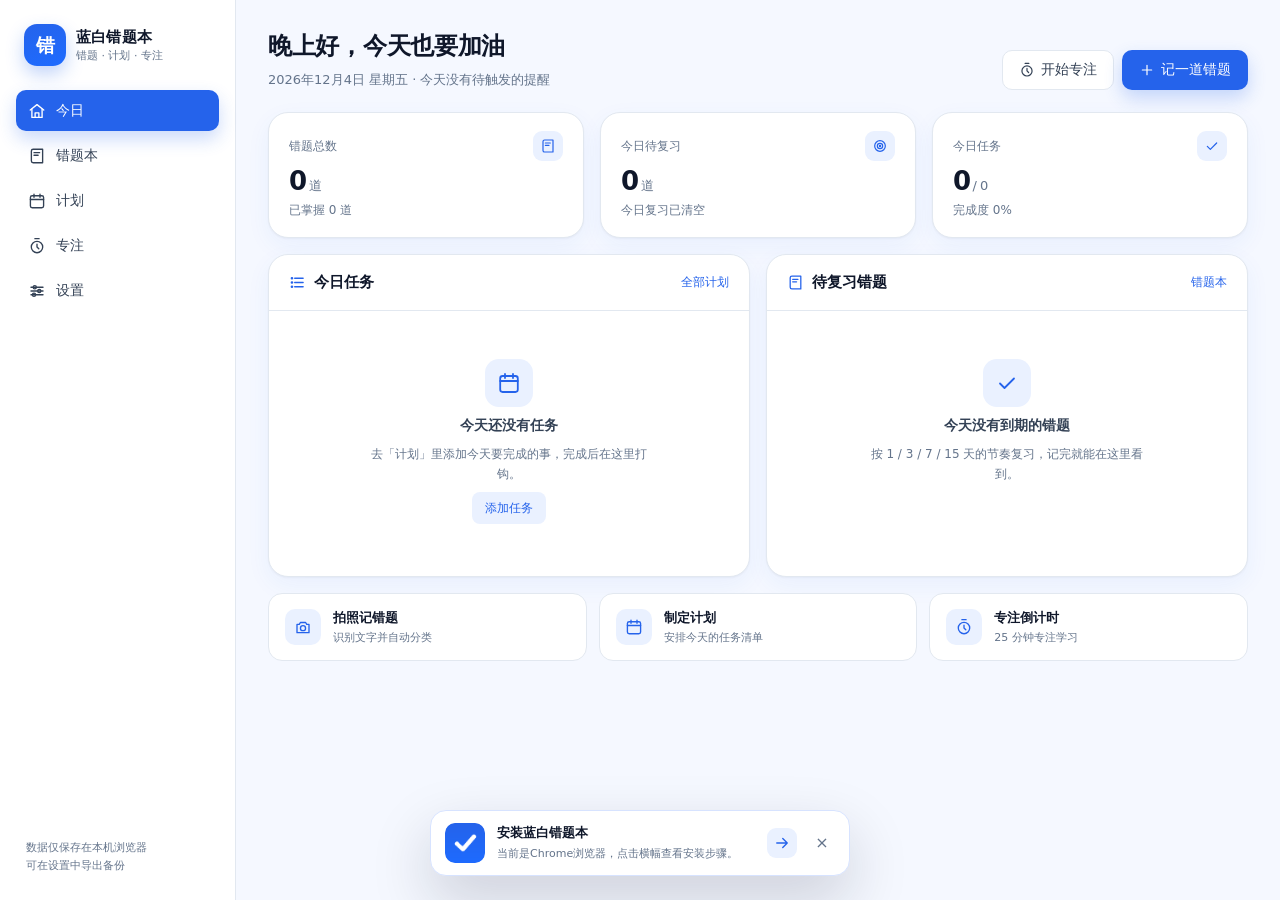
<file: index.html>
<!DOCTYPE html>
<html lang="zh-CN">
<head>
  <meta charset="UTF-8">
  <meta name="viewport" content="width=device-width, initial-scale=1, viewport-fit=cover">
  <meta name="theme-color" content="#2563EB">
  <meta name="description" content="蓝白错题本：错题收集、学习计划、专注倒计时与提醒。数据保存在本机浏览器。">
  <meta name="theme-color" content="#2563EB">
  <meta name="mobile-web-app-capable" content="yes">
  <meta name="apple-mobile-web-app-capable" content="yes">
  <meta name="apple-mobile-web-app-status-bar-style" content="default">
  <meta name="apple-mobile-web-app-title" content="错题本">
  <meta name="application-name" content="错题本">
  <link rel="manifest" href="./manifest.json">
  <link rel="apple-touch-icon" href="./icons/apple-touch-icon.png">
  <link rel="icon" type="image/png" sizes="192x192" href="./icons/icon-192.png">
  <title>蓝白错题本</title>
  <link rel="stylesheet" href="./css/base.css">
  <link rel="stylesheet" href="./css/layout.css">
  <link rel="stylesheet" href="./css/components.css">
</head>
<body>
  <div class="app">
    <aside class="sidebar">
      <div class="brand">
        <span class="brand-mark">错</span>
        <span class="brand-text">
          <strong>蓝白错题本</strong>
          <small>错题 · 计划 · 专注</small>
        </span>
      </div>
      <nav class="nav" id="sidebar-nav" aria-label="主导航"></nav>
      <div class="sidebar-foot">数据仅保存在本机浏览器<br>可在设置中导出备份</div>
    </aside>

    <main class="main">
      <div id="view" class="view" aria-live="polite"></div>
    </main>

    <nav class="tabbar" id="tabbar" aria-label="主导航"></nav>
  </div>

  <div id="modal-root"></div>
  <div id="toast-root" aria-live="assertive"></div>

  <script type="module" src="./js/app.js"></script>
</body>
</html>
</file>
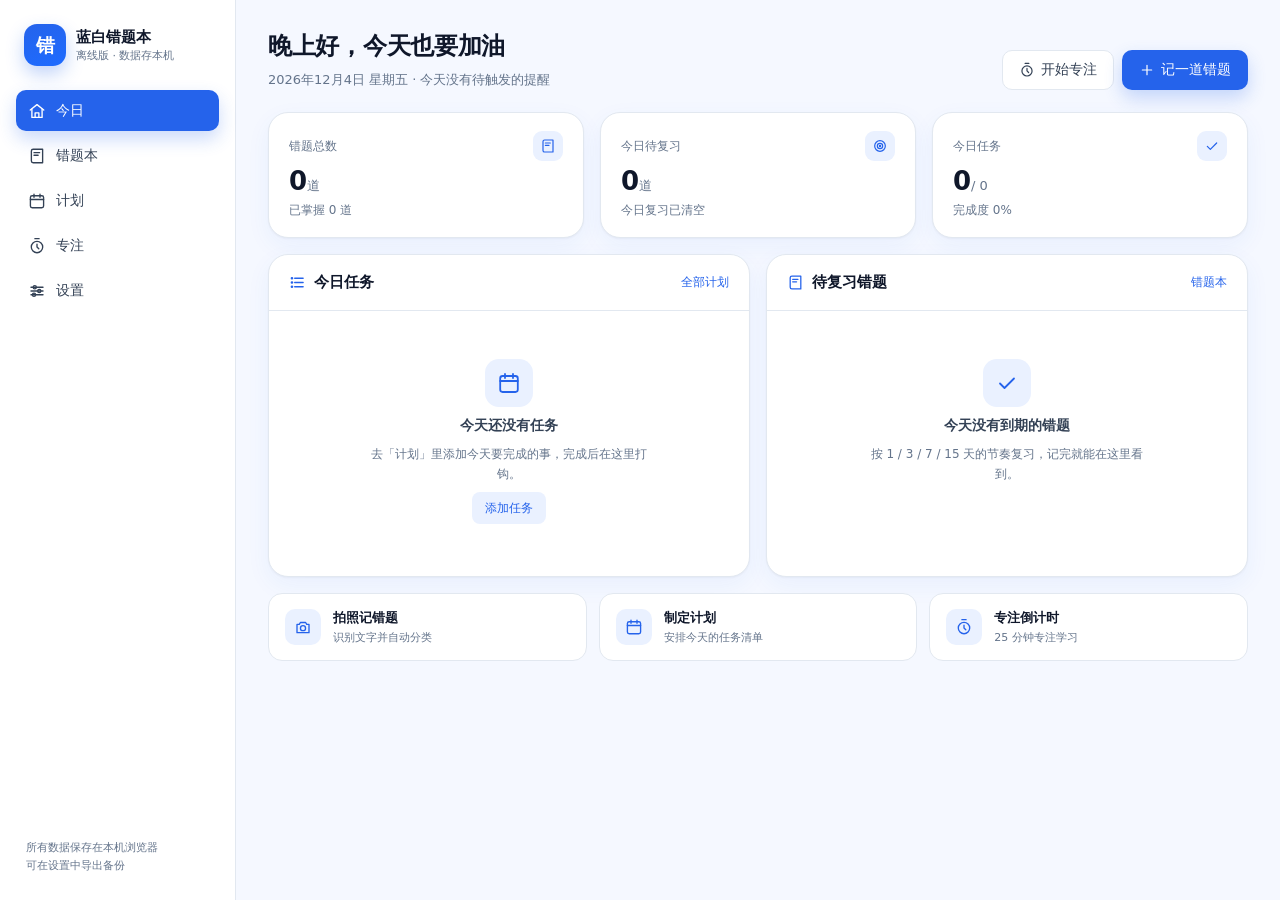
<file: error-book-offline.html>
<!DOCTYPE html>
<html lang="zh-CN">
<head>
<meta charset="UTF-8">
<meta name="viewport" content="width=device-width, initial-scale=1, viewport-fit=cover">
<meta name="theme-color" content="#2563EB">
<title>蓝白错题本 · 离线版</title>
<style>
:root{--blue:#2563EB;--blue-strong:#1E6BFF;--blue-soft:#EAF1FF;--blue-line:#D7E3FF;--bg:#F5F8FF;--card:#fff;--text:#0F172A;--text-2:#334155;--muted:#64748B;--line:#E2E8F0;--ok:#16A34A;--ok-soft:#E8F7EE;--warn:#EA580C;--warn-soft:#FFF1E8;--danger:#DC2626;--danger-soft:#FEECEC;--radius:14px;--radius-lg:20px;--shadow:0 1px 2px rgba(15,23,42,.04),0 8px 24px rgba(37,99,235,.06);--shadow-lg:0 24px 60px rgba(15,23,42,.18);--font:system-ui,-apple-system,"PingFang SC","Hiragino Sans GB","Microsoft YaHei",sans-serif}
*{box-sizing:border-box}
html,body{margin:0;padding:0}
body{font-family:var(--font);background:var(--bg);color:var(--text);line-height:1.5;-webkit-font-smoothing:antialiased}
h1,h2,h3,h4,p{margin:0}
button,input,select,textarea{font-family:inherit;font-size:inherit;color:inherit}
a{color:inherit;text-decoration:none}
button{cursor:pointer;border:none;background:none}
img{display:block;max-width:100%}
:focus-visible{outline:2px solid var(--blue);outline-offset:2px}
.hidden{display:none!important}
.app{display:flex;min-height:100dvh}
.sidebar{width:236px;flex:0 0 236px;height:100dvh;position:sticky;top:0;display:flex;flex-direction:column;gap:18px;padding:24px 16px;background:#fff;border-right:1px solid var(--line)}
.brand{display:flex;align-items:center;gap:10px;padding:0 8px}
.brand-mark{width:42px;height:42px;border-radius:13px;background:linear-gradient(160deg,var(--blue),var(--blue-strong));color:#fff;display:grid;place-items:center;font-weight:700;font-size:19px;box-shadow:0 8px 18px rgba(37,99,235,.28)}
.brand-text{display:flex;flex-direction:column;line-height:1.2}
.brand-text strong{font-size:15px}
.brand-text small{color:var(--muted);font-size:11px;margin-top:3px}
.nav{display:flex;flex-direction:column;gap:4px;margin-top:6px}
.nav-item{display:flex;align-items:center;gap:10px;padding:10px 12px;border-radius:10px;color:var(--text-2);font-size:14px;font-weight:500;transition:.15s}
.nav-item svg{width:18px;height:18px;flex:0 0 auto}
.nav-item:hover{background:var(--blue-soft);color:var(--blue)}
.nav-item.active{background:var(--blue);color:#fff;box-shadow:0 8px 18px rgba(37,99,235,.24)}
.sidebar-foot{margin-top:auto;font-size:11px;color:var(--muted);padding:0 10px;line-height:1.7}
.main{flex:1;min-width:0;padding:28px 32px 56px}
.view{max-width:1080px;margin:0 auto;animation:vin .24s ease both}
@keyframes vin{from{opacity:0;transform:translateY(6px)}to{opacity:1;transform:none}}
.tabbar{display:none}
.page-head{display:flex;align-items:flex-end;justify-content:space-between;gap:16px;margin-bottom:22px;flex-wrap:wrap}
.page-title{font-size:24px;font-weight:700;letter-spacing:-.3px}
.page-sub{color:var(--muted);font-size:13px;margin-top:6px}
.page-actions{display:flex;gap:8px;flex-wrap:wrap}
.card{background:var(--card);border:1px solid var(--line);border-radius:var(--radius-lg);box-shadow:var(--shadow)}
.card-pad{padding:20px}
.card-head{display:flex;align-items:center;justify-content:space-between;gap:12px;padding:16px 20px;border-bottom:1px solid var(--line)}
.card-title{font-size:15px;font-weight:650;display:flex;align-items:center;gap:8px}
.card-title svg{width:17px;height:17px;color:var(--blue)}
.card-body{padding:8px 12px 12px}
.card-link{font-size:12px;color:var(--blue);font-weight:500}
.btn{display:inline-flex;align-items:center;justify-content:center;gap:6px;height:40px;padding:0 16px;border-radius:10px;font-size:14px;font-weight:550;transition:.15s;white-space:nowrap;border:1px solid transparent}
.btn:active{transform:translateY(1px)}
.btn svg{width:16px;height:16px}
.btn-primary{background:var(--blue);color:#fff;box-shadow:0 8px 18px rgba(37,99,235,.24)}
.btn-primary:hover{background:var(--blue-strong)}
.btn-soft{background:var(--blue-soft);color:var(--blue)}
.btn-soft:hover{background:var(--blue-line)}
.btn-ghost{background:#fff;border-color:var(--line);color:var(--text-2)}
.btn-ghost:hover{border-color:var(--blue-line);color:var(--blue)}
.btn-danger{background:var(--danger-soft);color:var(--danger)}
.btn-sm{height:32px;padding:0 12px;font-size:12px;border-radius:8px}
.btn:disabled{opacity:.55;cursor:not-allowed}
.btn-icon{width:32px;height:32px;display:inline-grid;place-items:center;border-radius:8px;color:var(--muted);transition:.15s}
.btn-icon:hover{background:var(--danger-soft);color:var(--danger)}
.btn-icon.act:hover{background:var(--blue-soft);color:var(--blue)}
.btn-icon svg{width:16px;height:16px}
.grid{display:grid;gap:16px}
.grid-2{grid-template-columns:repeat(2,minmax(0,1fr))}
.grid-3{grid-template-columns:repeat(3,minmax(0,1fr))}
.stack{display:flex;flex-direction:column;gap:14px}
.row{display:flex;align-items:center;gap:10px}
.row-between{display:flex;align-items:center;justify-content:space-between;gap:12px}
.wrap{flex-wrap:wrap}
.stat{padding:18px 20px;display:flex;flex-direction:column;gap:6px}
.stat-top{display:flex;align-items:center;justify-content:space-between;color:var(--muted);font-size:12px}
.stat-icon{width:30px;height:30px;border-radius:9px;background:var(--blue-soft);color:var(--blue);display:grid;place-items:center}
.stat-icon svg{width:16px;height:16px}
.stat-num{font-size:26px;font-weight:700;line-height:1.1}
.stat-num small{font-size:13px;font-weight:500;color:var(--muted)}
.stat-note{font-size:12px;color:var(--muted)}
.badge{display:inline-flex;align-items:center;gap:4px;height:22px;padding:0 8px;border-radius:999px;font-size:11px;font-weight:600;background:#F1F5F9;color:var(--muted);white-space:nowrap}
.badge-blue{background:var(--blue-soft);color:var(--blue)}
.badge-ok{background:var(--ok-soft);color:var(--ok)}
.badge-warn{background:var(--warn-soft);color:var(--warn)}
.badge-gray{background:#F1F5F9;color:var(--muted)}
.chip{display:inline-flex;align-items:center;height:28px;padding:0 12px;border-radius:999px;background:#fff;border:1px solid var(--line);color:var(--text-2);font-size:12px;font-weight:500;transition:.15s}
.chip:hover{border-color:var(--blue-line);color:var(--blue)}
.chip.active{background:var(--blue);border-color:var(--blue);color:#fff}
.chip-x{margin-left:6px;color:inherit;opacity:.55;font-size:13px;line-height:1;padding:0 1px}
.chip-x:hover{opacity:1}
.field{display:flex;flex-direction:column;gap:6px}
.field-label{font-size:12px;font-weight:600;color:var(--text-2)}
.field-label .req{color:var(--danger)}
.field-hint{font-size:11px;color:var(--muted)}
.input,.select,.textarea{width:100%;border:1px solid var(--line);background:#fff;border-radius:10px;padding:0 12px;height:40px;font-size:14px;transition:.15s}
.textarea{height:auto;min-height:84px;padding:10px 12px;resize:vertical;line-height:1.6}
.input:focus,.select:focus,.textarea:focus{outline:none;border-color:var(--blue);box-shadow:0 0 0 3px rgba(37,99,235,.12)}
.input::placeholder,.textarea::placeholder{color:#94A3B8}
.select{appearance:none;background-image:url("data:image/svg+xml,%3Csvg xmlns='http://www.w3.org/2000/svg' width='16' height='16' viewBox='0 0 24 24' fill='none' stroke='%2364748B' stroke-width='2' stroke-linecap='round' stroke-linejoin='round'%3E%3Cpath d='m6 9 6 6 6-6'/%3E%3C/svg%3E");background-repeat:no-repeat;background-position:right 10px center;padding-right:32px}
.form-grid{display:grid;grid-template-columns:repeat(2,minmax(0,1fr));gap:14px}
.form-grid .span-2{grid-column:span 2}
.toolbar{display:flex;align-items:center;gap:10px;flex-wrap:wrap;margin-bottom:16px}
.search{position:relative;flex:1;min-width:180px}
.search svg{position:absolute;left:12px;top:50%;transform:translateY(-50%);width:16px;height:16px;color:var(--muted)}
.search .input{padding-left:34px}
.select-sm{height:36px;width:auto;min-width:108px;font-size:13px}
.list{display:flex;flex-direction:column}
.list-item{display:flex;align-items:flex-start;gap:12px;padding:12px 10px;border-radius:10px;transition:.15s}
.list-item+.list-item{border-top:1px dashed var(--line)}
.list-item:hover{background:#FAFCFF}
.li-main{flex:1;min-width:0}
.li-title{font-size:14px;font-weight:550;word-break:break-word}
.list-item.done .li-title{color:var(--muted);text-decoration:line-through}
.li-meta{display:flex;align-items:center;gap:8px;margin-top:5px;font-size:12px;color:var(--muted);flex-wrap:wrap}
.li-meta svg{width:13px;height:13px;vertical-align:-2px}
.check{width:22px;height:22px;flex:0 0 auto;margin-top:1px;border-radius:7px;border:1.5px solid #CBD5E1;background:#fff;display:grid;place-items:center;color:transparent;transition:.15s}
.check svg{width:13px;height:13px}
.check:hover{border-color:var(--blue)}
.check.done{background:var(--blue);border-color:var(--blue);color:#fff}
.mistake-grid{display:grid;grid-template-columns:repeat(auto-fill,minmax(280px,1fr));gap:14px}
.mistake-card{background:#fff;border:1px solid var(--line);border-radius:var(--radius);padding:16px;display:flex;flex-direction:column;gap:10px;cursor:pointer;transition:.15s;text-align:left}
.mistake-card:hover{border-color:var(--blue-line);box-shadow:0 10px 26px rgba(37,99,235,.1);transform:translateY(-1px)}
.mc-top{display:flex;align-items:center;gap:8px;flex-wrap:wrap}
.mc-question{font-size:14px;font-weight:550;line-height:1.55;display:-webkit-box;-webkit-line-clamp:3;-webkit-box-orient:vertical;overflow:hidden;word-break:break-word}
.mc-foot{display:flex;align-items:center;justify-content:space-between;gap:8px;margin-top:auto;padding-top:4px;font-size:11px;color:var(--muted)}
.thumb{position:relative;width:64px;height:64px;border-radius:10px;overflow:hidden;border:1px solid var(--line);background:#F8FAFC}
.thumb img{width:100%;height:100%;object-fit:cover}
.thumb-del{position:absolute;top:2px;right:2px;width:18px;height:18px;border-radius:6px;background:rgba(15,23,42,.65);color:#fff;display:grid;place-items:center;font-size:11px;line-height:1}
.upload{display:flex;align-items:center;justify-content:center;gap:10px;min-height:96px;border:1.5px dashed var(--blue-line);background:#F8FBFF;border-radius:12px;color:var(--muted);font-size:13px;padding:14px;cursor:pointer;transition:.15s;text-align:center}
.upload:hover,.upload.drag{border-color:var(--blue);background:var(--blue-soft);color:var(--blue)}
.thumbs{display:flex;gap:8px;flex-wrap:wrap;margin-top:10px}
.ocr-row{display:flex;align-items:center;gap:10px;margin-top:10px;flex-wrap:wrap}
.ocr-status{font-size:12px;color:var(--blue)}
.ocr-status.warn{color:var(--warn)}
.empty{display:flex;flex-direction:column;align-items:center;gap:8px;padding:40px 16px;text-align:center;color:var(--muted)}
.empty-icon{width:48px;height:48px;border-radius:14px;background:var(--blue-soft);color:var(--blue);display:grid;place-items:center}
.empty-icon svg{width:24px;height:24px}
.empty-title{font-size:14px;font-weight:600;color:var(--text-2)}
.empty-desc{font-size:12px;max-width:280px;line-height:1.7}
.segmented{display:inline-flex;padding:3px;background:#EEF3FB;border-radius:10px;gap:2px}
.seg{height:30px;padding:0 14px;border-radius:8px;font-size:13px;font-weight:500;color:var(--muted);transition:.15s}
.seg.active{background:#fff;color:var(--blue);box-shadow:0 1px 4px rgba(15,23,42,.08)}
.modal-backdrop{position:fixed;inset:0;z-index:60;background:rgba(15,23,42,.42);backdrop-filter:blur(3px);display:flex;align-items:center;justify-content:center;padding:18px;opacity:0;transition:opacity .18s}
.modal-backdrop.open{opacity:1}
.modal{width:100%;max-width:480px;max-height:min(86dvh,860px);background:#fff;border-radius:18px;box-shadow:var(--shadow-lg);display:flex;flex-direction:column;overflow:hidden;transform:translateY(12px) scale(.98);transition:transform .18s}
.modal-backdrop.open .modal{transform:none}
.modal.wide{max-width:680px}
.modal-head{display:flex;align-items:center;justify-content:space-between;gap:12px;padding:18px 20px 14px;border-bottom:1px solid var(--line)}
.modal-title{font-size:16px;font-weight:650}
.modal-body{padding:18px 20px;overflow-y:auto}
.modal-foot{display:flex;justify-content:flex-end;gap:10px;padding:14px 20px;border-top:1px solid var(--line);background:#FCFDFF}
#toast-root{position:fixed;left:50%;bottom:28px;transform:translateX(-50%);z-index:80;display:flex;flex-direction:column;align-items:center;gap:8px;pointer-events:none;width:max-content;max-width:calc(100vw - 32px)}
.toast{background:#0F172A;color:#fff;font-size:13px;padding:10px 16px;border-radius:10px;box-shadow:0 12px 28px rgba(15,23,42,.24);opacity:0;transform:translateY(8px);transition:.2s;max-width:100%}
.toast.show{opacity:1;transform:none}
.toast-success{background:#12813F}
.toast-warn{background:#B4470A}
.toast-error{background:#B91C1C}
.ring-wrap{position:relative;width:240px;height:240px;margin:0 auto}
.ring{width:100%;height:100%;border-radius:50%;background:conic-gradient(var(--blue) 0deg,var(--blue-soft) 0deg);display:grid;place-items:center;transition:background .2s linear}
.ring-inner{width:202px;height:202px;border-radius:50%;background:#fff;display:flex;flex-direction:column;align-items:center;justify-content:center;gap:6px;box-shadow:inset 0 0 0 1px var(--line)}
.timer-display{font-size:40px;font-weight:700;letter-spacing:-1px;font-variant-numeric:tabular-nums}
.timer-label{font-size:12px;color:var(--muted)}
.focus-presets{display:flex;gap:8px;justify-content:center;flex-wrap:wrap}
.settings-block{padding:18px 20px}
.settings-block+.settings-block{border-top:1px solid var(--line)}
.settings-title{font-size:14px;font-weight:650;margin-bottom:4px}
.settings-desc{font-size:12px;color:var(--muted);line-height:1.7}
.settings-row{display:flex;align-items:center;justify-content:space-between;gap:14px;padding:10px 0;flex-wrap:wrap}
.stat-line{display:flex;gap:18px;font-size:12px;color:var(--muted);flex-wrap:wrap}
.tag{display:inline-flex;align-items:center;height:20px;padding:0 7px;border-radius:6px;background:#F1F5F9;color:var(--muted);font-size:11px}
.detail-block{border:1px solid var(--line);border-radius:12px;padding:14px;background:#FCFDFF}
.detail-label{font-size:11px;font-weight:600;color:var(--blue);margin-bottom:6px}
.detail-text{font-size:13.5px;line-height:1.75;white-space:pre-wrap;word-break:break-word;color:var(--text-2)}
.detail-imgs{display:flex;gap:8px;flex-wrap:wrap}
.detail-imgs img{width:100%;max-width:220px;border-radius:10px;border:1px solid var(--line)}
.quick{display:grid;grid-template-columns:repeat(3,minmax(0,1fr));gap:12px}
.quick-item{display:flex;align-items:center;gap:12px;padding:14px 16px;background:#fff;border:1px solid var(--line);border-radius:var(--radius);transition:.15s}
.quick-item:hover{border-color:var(--blue-line);box-shadow:var(--shadow);transform:translateY(-1px)}
.quick-icon{width:36px;height:36px;border-radius:10px;background:var(--blue-soft);color:var(--blue);display:grid;place-items:center;flex:0 0 auto}
.quick-icon svg{width:18px;height:18px}
.quick-title{display:block;font-size:13px;font-weight:600}
.quick-desc{display:block;font-size:11px;color:var(--muted);margin-top:2px}
.note{background:var(--blue-soft);border:1px solid var(--blue-line);border-radius:12px;padding:12px 14px;font-size:12px;color:var(--text-2);line-height:1.7}
@media (max-width:880px){.sidebar{display:none}.main{padding:18px 16px calc(88px + env(safe-area-inset-bottom))}.tabbar{display:flex;position:fixed;left:0;right:0;bottom:0;z-index:40;background:rgba(255,255,255,.96);backdrop-filter:blur(12px);border-top:1px solid var(--line);padding:6px 4px calc(6px + env(safe-area-inset-bottom))}.tab-item{flex:1;display:flex;flex-direction:column;align-items:center;gap:3px;padding:6px 2px;border-radius:10px;color:var(--muted);font-size:10px}.tab-item svg{width:20px;height:20px}.tab-item.active{color:var(--blue)}.page-title{font-size:20px}.grid-2,.grid-3{grid-template-columns:repeat(2,minmax(0,1fr))}.quick{grid-template-columns:1fr}.form-grid{grid-template-columns:1fr}.form-grid .span-2{grid-column:span 1}.ring-wrap{width:208px;height:208px}.ring-inner{width:174px;height:174px}.timer-display{font-size:34px}#toast-root{bottom:calc(84px + env(safe-area-inset-bottom))}}
@media (max-width:520px){.grid-3{grid-template-columns:1fr}}
</style>
</head>
<body>
<div class="app">
  <aside class="sidebar">
    <div class="brand">
      <span class="brand-mark">错</span>
      <span class="brand-text"><strong>蓝白错题本</strong><small>离线版 · 数据存本机</small></span>
    </div>
    <nav class="nav" id="nav" aria-label="主导航"></nav>
    <div class="sidebar-foot">所有数据保存在本机浏览器<br>可在设置中导出备份</div>
  </aside>
  <main class="main"><div id="view" class="view" aria-live="polite"></div></main>
  <nav class="tabbar" id="tabbar" aria-label="主导航"></nav>
</div>
<div id="modal-root"></div>
<div id="toast-root" aria-live="assertive"></div>
<script>
(function () {
  "use strict";

  var LS_KEY = "lanbai-cuoti.offline.v1";
  var BASE_SUBJECTS = ["语文", "数学", "英语", "物理", "化学", "生物", "历史", "地理", "政治", "其他"];
  var STATUS_LABELS = { todo: "待复习", reviewing: "复习中", mastered: "已掌握" };
  var STATUS_CLASS = { todo: "badge-gray", reviewing: "badge-blue", mastered: "badge-ok" };
  var REASONS = ["概念不清", "计算失误", "审题错误", "时间不足", "其他"];
  var DIFFS = [{ v: 1, l: "简单" }, { v: 2, l: "较易" }, { v: 3, l: "中等" }, { v: 4, l: "较难" }, { v: 5, l: "困难" }];
  var INTERVALS = [1, 3, 7, 15];
  var PRIORITIES = [
    { v: "high", l: "高优先级", c: "badge-warn" },
    { v: "normal", l: "普通", c: "badge-blue" },
    { v: "low", l: "低优先级", c: "badge-gray" }
  ];

  var ICONS = {
    home: '<path d="M3 10.8 12 3.5l9 7.3"/><path d="M5.2 9.6V20.5h13.6V9.6"/><path d="M9.5 20.5v-6h5v6"/>',
    book: '<path d="M4.5 5.4A2.4 2.4 0 0 1 6.9 3H19.5v18H6.9a2.4 2.4 0 0 1-2.4-2.4z"/><path d="M8 7.5h7.5M8 11h5.5"/>',
    calendar: '<rect x="3.2" y="5" width="17.6" height="16" rx="2.4"/><path d="M3.2 10h17.6M8 3v4M16 3v4"/>',
    timer: '<circle cx="12" cy="13.4" r="7.6"/><path d="M12 9.6v3.8l2.4 2.4M9.2 2.2h5.6"/>',
    settings: '<path d="M4 7h16M4 12h16M4 17h16"/><circle cx="9" cy="7" r="2.1"/><circle cx="15" cy="12" r="2.1"/><circle cx="8" cy="17" r="2.1"/>',
    plus: '<path d="M12 5v14M5 12h14"/>',
    search: '<circle cx="11" cy="11" r="6.5"/><path d="m16 16 4.5 4.5"/>',
    trash: '<path d="M4 7h16M9.5 7V4.5h5V7M6.5 7l1 13h9l1-13"/><path d="M10 11v5M14 11v5"/>',
    edit: '<path d="M4 20h4l10.5-10.5a2.1 2.1 0 0 0-3-3L5 17z"/><path d="m14 6 4 4"/>',
    camera: '<path d="M4 8.5h3l1.5-2.5h7L17 8.5h3v11H4z"/><circle cx="12" cy="13.5" r="3.4"/>',
    check: '<path d="m5 12.5 4.5 4.5L19 7.5"/>',
    clock: '<circle cx="12" cy="12" r="8"/><path d="M12 7.5V12l3 2"/>',
    spark: '<path d="M12 3.5 13.8 9l5.5 1.8-5.5 1.9L12 18.5l-1.8-5.8L4.7 10.8 10.2 9z"/>',
    alert: '<path d="M12 4 3 20h18z"/><path d="M12 10v4M12 17.2v.3"/>',
    close: '<path d="M6 6l12 12M18 6 6 18"/>',
    list: '<path d="M8 6h12M8 12h12M8 18h12"/><circle cx="4.2" cy="6" r="1"/><circle cx="4.2" cy="12" r="1"/><circle cx="4.2" cy="18" r="1"/>',
    target: '<circle cx="12" cy="12" r="8"/><circle cx="12" cy="12" r="4"/><circle cx="12" cy="12" r="0.9"/>',
    play: '<path d="M8 5.5v13l10-6.5z"/>',
    pause: '<path d="M9 5.5v13M15 5.5v13"/>',
    rotate: '<path d="M5 10a7.5 7.5 0 0 1 12.8-3.3L20 9"/><path d="M20 4v5h-5"/><path d="M19 14a7.5 7.5 0 0 1-12.8 3.3L4 15"/><path d="M4 20v-5h5"/>',
    download: '<path d="M12 4v11M8 11l4 4 4-4"/><path d="M4.5 19.5h15"/>',
    upload: '<path d="M12 16V5M8 9l4-4 4 4"/><path d="M4.5 19.5h15"/>'
  };

  function icon(name, size) {
    var body = ICONS[name] || ICONS.spark;
    return '<svg viewBox="0 0 24 24" width="' + (size || 18) + '" height="' + (size || 18) + '" fill="none" stroke="currentColor" stroke-width="1.8" stroke-linecap="round" stroke-linejoin="round" aria-hidden="true">' + body + "</svg>";
  }

  function esc(value) {
    return String(value == null ? "" : value).replace(/[&<>"']/g, function (ch) {
      return { "&": "&amp;", "<": "&lt;", ">": "&gt;", '"': "&quot;", "'": "&#39;" }[ch];
    });
  }

  function pad(n) { return String(n).padStart(2, "0"); }
  function dateKey(value) {
    var d = value ? new Date(value) : new Date();
    if (isNaN(d.getTime())) d = new Date();
    return d.getFullYear() + "-" + pad(d.getMonth() + 1) + "-" + pad(d.getDate());
  }
  function addDays(key, n) {
    var d = new Date(key + "T00:00:00");
    d.setDate(d.getDate() + n);
    return dateKey(d);
  }
  function fmtDate(value) {
    var d = value ? new Date(value) : new Date();
    return d.getFullYear() + "年" + (d.getMonth() + 1) + "月" + d.getDate() + "日";
  }
  function weekdayCN() {
    return ["星期日", "星期一", "星期二", "星期三", "星期四", "星期五", "星期六"][new Date().getDay()];
  }
  function fmtTime(value) {
    var d = new Date(value);
    if (isNaN(d.getTime())) return "";
    return pad(d.getHours()) + ":" + pad(d.getMinutes());
  }
  function fmtDateTime(value) {
    var d = new Date(value);
    if (isNaN(d.getTime())) return "";
    return (d.getMonth() + 1) + "月" + d.getDate() + "日 " + pad(d.getHours()) + ":" + pad(d.getMinutes());
  }
  function relativeFrom(value) {
    if (!value) return "";
    var diff = Date.now() - new Date(value).getTime();
    var min = Math.floor(diff / 60000);
    if (min < 1) return "刚刚";
    if (min < 60) return min + " 分钟前";
    var hour = Math.floor(min / 60);
    if (hour < 24) return hour + " 小时前";
    var day = Math.floor(hour / 24);
    if (day < 30) return day + " 天前";
    return (new Date(value).getMonth() + 1) + "月" + new Date(value).getDate() + "日";
  }
  function formatClock(seconds) {
    var total = Math.max(0, Math.round(seconds));
    return pad(Math.floor(total / 60)) + ":" + pad(total % 60);
  }
  function formatDuration(ms) {
    var total = Math.max(0, Math.floor(ms / 1000));
    var h = Math.floor(total / 3600);
    var m = Math.floor((total % 3600) / 60);
    var s = total % 60;
    if (h > 0) return h + " 小时 " + m + " 分";
    if (m > 0) return m + " 分 " + s + " 秒";
    return s + " 秒";
  }
  function uid() {
    if (window.crypto && crypto.randomUUID) return crypto.randomUUID();
    return "id-" + Date.now().toString(36) + "-" + Math.random().toString(36).slice(2, 9);
  }
  function debounce(fn, wait) {
    var t = null;
    return function () {
      var args = arguments;
      clearTimeout(t);
      t = setTimeout(function () { fn.apply(null, args); }, wait || 200);
    };
  }
  function difficultyLabel(v) {
    for (var i = 0; i < DIFFS.length; i++) if (DIFFS[i].v === Number(v)) return DIFFS[i].l;
    return "中等";
  }
  function priorityOf(v) {
    for (var i = 0; i < PRIORITIES.length; i++) if (PRIORITIES[i].v === v) return PRIORITIES[i];
    return PRIORITIES[1];
  }

  var view = document.getElementById("view");
  var initial = { mistakes: [], tasks: [], subjects: BASE_SUBJECTS.slice() };

  function load() {
    try {
      var raw = localStorage.getItem(LS_KEY);
      if (!raw) return initial;
      var p = JSON.parse(raw);
      return {
        mistakes: Array.isArray(p.mistakes) ? p.mistakes : [],
        tasks: Array.isArray(p.tasks) ? p.tasks : [],
        subjects: Array.isArray(p.subjects) && p.subjects.length ? p.subjects : BASE_SUBJECTS.slice()
      };
    } catch (err) {
      return initial;
    }
  }

  var state = load();

  function save() {
    try {
      localStorage.setItem(LS_KEY, JSON.stringify(state));
      return true;
    } catch (err) {
      toast("本地存储空间不足，请删除部分照片或先导出备份", "error", 4000);
      return false;
    }
  }

  function toast(message, type, duration) {
    var root = document.getElementById("toast-root");
    var node = document.createElement("div");
    node.className = "toast toast-" + (type || "info");
    node.textContent = message;
    root.appendChild(node);
    requestAnimationFrame(function () { node.classList.add("show"); });
    setTimeout(function () {
      node.classList.remove("show");
      setTimeout(function () { node.remove(); }, 220);
    }, duration || 2600);
  }

  function openModal(options) {
    var root = document.getElementById("modal-root");
    var backdrop = document.createElement("div");
    backdrop.className = "modal-backdrop";
    backdrop.innerHTML = '<div class="modal ' + (options.size || "") + '" role="dialog" aria-modal="true">' +
      '<div class="modal-head"><span class="modal-title">' + esc(options.title || "") + '</span>' +
      '<button type="button" class="btn-icon" data-close aria-label="关闭">' + icon("close", 16) + "</button></div>" +
      '<div class="modal-body"></div>' + (options.footer ? '<div class="modal-foot"></div>' : "") + "</div>";
    var body = backdrop.querySelector(".modal-body");
    if (options.content instanceof Node) body.appendChild(options.content);
    else body.innerHTML = options.content || "";
    var foot = backdrop.querySelector(".modal-foot");
    if (foot) {
      if (options.footer instanceof Node) foot.appendChild(options.footer);
      else foot.innerHTML = options.footer;
    }
    root.appendChild(backdrop);
    requestAnimationFrame(function () { backdrop.classList.add("open"); });
    var closed = false;
    function close() {
      if (closed) return;
      closed = true;
      backdrop.classList.remove("open");
      setTimeout(function () { backdrop.remove(); }, 190);
      if (typeof options.onClose === "function") { try { options.onClose(); } catch (e) {} }
    }
    backdrop.addEventListener("click", function (e) {
      if (e.target === backdrop) close();
      if (e.target.closest("[data-close]")) close();
    });
    document.addEventListener("keydown", function onKey(e) {
      if (e.key === "Escape") { document.removeEventListener("keydown", onKey); close(); }
    });
    var first = body.querySelector("input, textarea, select");
    if (first) setTimeout(function () { first.focus(); }, 80);
    return { body: body, foot: foot, close: close };
  }

  function confirmModal(opts) {
    return new Promise(function (resolve) {
      var settled = false;
      function finish(v) { if (!settled) { settled = true; resolve(v); } }
      var modal = openModal({
        title: opts.title || "请确认",
        content: '<p class="detail-text">' + esc(opts.message || "") + "</p>",
        footer: '<button type="button" class="btn btn-ghost" data-cancel>取消</button>' +
          '<button type="button" class="btn ' + (opts.danger ? "btn-danger" : "btn-primary") + '" data-ok>' + esc(opts.confirmText || "确定") + "</button>",
        onClose: function () { finish(false); }
      });
      modal.foot.querySelector("[data-cancel]").addEventListener("click", function () { finish(false); modal.close(); });
      modal.foot.querySelector("[data-ok]").addEventListener("click", function () { finish(true); modal.close(); });
    });
  }

  var audioCtx = null;
  function chime() {
    try {
      var Ctx = window.AudioContext || window.webkitAudioContext;
      if (!Ctx) return;
      if (!audioCtx) audioCtx = new Ctx();
      if (audioCtx.state === "suspended") audioCtx.resume();
      var t0 = audioCtx.currentTime;
      [0, 0.2, 0.4].forEach(function (offset) {
        var osc = audioCtx.createOscillator();
        var gain = audioCtx.createGain();
        osc.type = "sine";
        osc.frequency.value = 880;
        gain.gain.setValueAtTime(0.0001, t0 + offset);
        gain.gain.exponentialRampToValueAtTime(0.22, t0 + offset + 0.02);
        gain.gain.exponentialRampToValueAtTime(0.0001, t0 + offset + 0.18);
        osc.connect(gain); gain.connect(audioCtx.destination);
        osc.start(t0 + offset); osc.stop(t0 + offset + 0.22);
      });
    } catch (e) {}
  }

  function showReminder(title, body) {
    openModal({
      title: "时间到了",
      content: '<div class="detail-block"><div class="detail-label">提醒内容</div><div class="detail-text">' +
        esc(body || title) + '</div></div><p class="settings-desc" style="margin-top:12px">' + fmtTime(new Date()) + "</p>",
      footer: '<a class="btn btn-ghost" href="#/plans" data-close>查看计划</a><button type="button" class="btn btn-primary" data-close>知道了</button>'
    });
  }

  function notify(title, body) {
    chime();
    try {
      if ("Notification" in window && Notification.permission === "granted" && document.visibilityState === "hidden") {
        new Notification(title, { body: body || "该处理一下了" });
        return;
      }
    } catch (e) {}
    showReminder(title, body);
  }

  var fired = {};
  function checkReminders() {
    var now = Date.now();
    state.tasks.forEach(function (task) {
      if (!task || task.done || !task.datetime) return;
      var at = new Date(task.datetime).getTime();
      if (isNaN(at)) return;
      var key = "t:" + task.id + ":" + task.datetime;
      if (fired[key]) return;
      var diff = now - at;
      if (diff >= 0 && diff < 90000) {
        fired[key] = true;
        notify("任务提醒", "「" + task.title + "」" + (task.duration ? "，预计 " + task.duration + " 分钟" : ""));
      }
    });
  }

  function planNextReview(count) {
    var idx = Math.min(Math.max(0, count), INTERVALS.length - 1);
    return addDays(dateKey(), INTERVALS[idx]);
  }
  function nextReviewState(item) {
    var count = (Number(item.reviewCount) || 0) + 1;
    var mastered = count >= INTERVALS.length;
    return {
      reviewCount: count,
      status: mastered ? "mastered" : "reviewing",
      lastReviewAt: new Date().toISOString(),
      nextReviewAt: mastered ? null : planNextReview(count)
    };
  }
  function isDue(item) {
    if (!item || item.status === "mastered") return false;
    if (!item.nextReviewAt) return true;
    return item.nextReviewAt <= dateKey();
  }

  function compressImage(file, maxSize, quality) {
    return new Promise(function (resolve, reject) {
      var reader = new FileReader();
      reader.onload = function () {
        var img = new Image();
        img.onload = function () {
          var w = img.width, h = img.height;
          var ratio = Math.min(1, (maxSize || 1000) / Math.max(w, h));
          var canvas = document.createElement("canvas");
          canvas.width = Math.max(1, Math.round(w * ratio));
          canvas.height = Math.max(1, Math.round(h * ratio));
          var ctx = canvas.getContext("2d");
          ctx.fillStyle = "#fff";
          ctx.fillRect(0, 0, canvas.width, canvas.height);
          ctx.drawImage(img, 0, 0, canvas.width, canvas.height);
          resolve(canvas.toDataURL("image/jpeg", quality || 0.72));
        };
        img.onerror = function () { reject(new Error("图片读取失败")); };
        img.src = reader.result;
      };
      reader.onerror = function () { reject(new Error("图片读取失败")); };
      reader.readAsDataURL(file);
    });
  }

  function downloadJSON(data, filename) {
    var blob = new Blob([JSON.stringify(data, null, 2)], { type: "application/json;charset=utf-8" });
    var url = URL.createObjectURL(blob);
    var a = document.createElement("a");
    a.href = url;
    a.download = filename;
    document.body.appendChild(a);
    a.click();
    a.remove();
    setTimeout(function () { URL.revokeObjectURL(url); }, 2000);
  }

  var OCR_CDN = "https://cdn.jsdelivr.net/npm/tesseract.js@5.1.1/dist/tesseract.min.js";
  var ocrLoader = null;
  function loadOCR() {
    if (window.Tesseract) return Promise.resolve(window.Tesseract);
    if (ocrLoader) return ocrLoader;
    ocrLoader = new Promise(function (resolve, reject) {
      var s = document.createElement("script");
      s.src = OCR_CDN;
      s.async = true;
      s.onload = function () { window.Tesseract ? resolve(window.Tesseract) : reject(new Error("OCR 引擎加载异常")); };
      s.onerror = function () { reject(new Error("OCR 引擎加载失败，请检查网络")); };
      document.head.appendChild(s);
    }).catch(function (err) { ocrLoader = null; throw err; });
    return ocrLoader;
  }
  function recognizeText(dataURL, onProgress) {
    return loadOCR().then(function (engine) {
      return engine.createWorker("chi_sim+eng", 1, {
        logger: function (m) {
          if (!m) return;
          onProgress({
            status: m.status === "recognizing text" ? "正在识别文字" : "正在加载语言模型",
            progress: Number(m.progress) || 0
          });
        }
      }).then(function (worker) {
        return worker.recognize(dataURL).then(function (result) {
          var text = result && result.data && result.data.text ? String(result.data.text) : "";
          return worker.terminate().then(function () { return text.trim(); }, function () { return text.trim(); });
        }, function (err) {
          return worker.terminate().then(function () { throw err; }, function () { throw err; });
        });
      });
    });
  }

  var NAV = [
    { id: "home", label: "今日", icon: "home" },
    { id: "mistakes", label: "错题本", icon: "book" },
    { id: "plans", label: "计划", icon: "calendar" },
    { id: "focus", label: "专注", icon: "timer" },
    { id: "settings", label: "设置", icon: "settings" }
  ];

  function renderNav() {
    var html = NAV.map(function (n) {
      return '<a class="nav-item" data-nav="' + n.id + '" href="#/' + n.id + '">' + icon(n.icon, 18) + "<span>" + n.label + "</span></a>";
    }).join("");
    document.getElementById("nav").innerHTML = html;
    document.getElementById("tabbar").innerHTML = NAV.map(function (n) {
      return '<a class="tab-item" data-nav="' + n.id + '" href="#/' + n.id + '">' + icon(n.icon, 20) + "<span>" + n.label + "</span></a>";
    }).join("");
  }

  function currentRoute() {
    var raw = location.hash.replace(/^#\/?/, "").split("?")[0];
    return raw || "home";
  }

  var cleanup = null;
  function route() {
    var id = currentRoute();
    if (cleanup) { try { cleanup(); } catch (e) {} cleanup = null; }
    view.onclick = null;
    var links = document.querySelectorAll("[data-nav]");
    for (var i = 0; i < links.length; i++) links[i].classList.toggle("active", links[i].getAttribute("data-nav") === id);
    if (id === "mistakes") viewMistakes();
    else if (id === "plans") viewPlans();
    else if (id === "focus") viewFocus();
    else if (id === "settings") viewSettings();
    else viewHome();
    window.scrollTo(0, 0);
  }

  function taskRow(task) {
    return '<div class="list-item ' + (task.done ? "done" : "") + '">' +
      '<button type="button" class="check ' + (task.done ? "done" : "") + '" data-toggle-task="' + esc(task.id) + '" aria-label="切换完成">' + icon("check", 13) + "</button>" +
      '<div class="li-main"><div class="li-title">' + esc(task.title) + "</div>" +
      '<div class="li-meta"><span>' + icon("clock", 13) + " " + esc(fmtTime(task.datetime)) + "</span>" +
      (task.subject ? '<span class="tag">' + esc(task.subject) + "</span>" : "") +
      (task.duration ? "<span>" + task.duration + " 分钟</span>" : "") + "</div></div></div>";
  }

  function viewHome() {
    var today = dateKey();
    var todayTasks = state.tasks.filter(function (t) { return t.datetime && dateKey(t.datetime) === today; })
      .sort(function (a, b) { return String(a.datetime).localeCompare(String(b.datetime)); });
    var dues = state.mistakes.filter(isDue).sort(function (a, b) { return String(a.nextReviewAt || "").localeCompare(String(b.nextReviewAt || "")); });
    var done = todayTasks.filter(function (t) { return t.done; }).length;
    var nextTask = state.tasks.filter(function (t) { return !t.done && t.datetime && new Date(t.datetime).getTime() > Date.now(); })
      .sort(function (a, b) { return String(a.datetime).localeCompare(String(b.datetime)); })[0];
    var hour = new Date().getHours();
    var greet = hour < 6 ? "夜深了" : hour < 11 ? "早上好" : hour < 14 ? "中午好" : hour < 18 ? "下午好" : "晚上好";
    var progress = todayTasks.length ? Math.round(done / todayTasks.length * 100) : 0;

    var taskHtml = todayTasks.length ? todayTasks.map(taskRow).join("") :
      '<div class="empty"><div class="empty-icon">' + icon("calendar", 24) + '</div><div class="empty-title">今天还没有任务</div><div class="empty-desc">去「计划」里添加今天要完成的事，完成后在这里打钩。</div><a class="btn btn-soft btn-sm" href="#/plans">添加任务</a></div>';

    var reviewHtml = dues.length ? dues.slice(0, 6).map(function (item) {
      var text = String(item.question || "");
      var short = text.length > 44 ? text.slice(0, 44) + "…" : text;
      return '<div class="list-item"><div class="li-main"><div class="li-title">' + esc(short) + "</div>" +
        '<div class="li-meta"><span class="badge badge-blue">' + esc(item.subject) + "</span>" +
        '<span class="badge ' + (STATUS_CLASS[item.status] || "badge-gray") + '">' + (STATUS_LABELS[item.status] || "待复习") + "</span>" +
        "<span>" + (item.reviewCount ? "已复习 " + item.reviewCount + " 次" : "首次复习") + "</span></div></div>" +
        '<button type="button" class="btn btn-soft btn-sm" data-review="' + esc(item.id) + '">完成复习</button></div>';
    }).join("") :
      '<div class="empty"><div class="empty-icon">' + icon("check", 24) + '</div><div class="empty-title">今天没有到期的错题</div><div class="empty-desc">按 1 / 3 / 7 / 15 天的节奏复习，记完就能在这里看到。</div></div>';

    view.innerHTML =
      '<div class="page-head"><div><h1 class="page-title">' + greet + '，今天也要加油</h1>' +
      '<p class="page-sub">' + fmtDate(new Date()) + " " + weekdayCN() + ' · <span id="next-remind">正在计算提醒…</span></p></div>' +
      '<div class="page-actions"><a class="btn btn-ghost" href="#/focus">' + icon("timer", 16) + ' 开始专注</a>' +
      '<a class="btn btn-primary" href="#/mistakes">' + icon("plus", 16) + " 记一道错题</a></div></div>" +

      '<div class="grid grid-3">' +
      '<div class="card stat"><div class="stat-top"><span>错题总数</span><span class="stat-icon">' + icon("book", 16) + '</span></div><div class="stat-num">' + state.mistakes.length + '<small>道</small></div><div class="stat-note">已掌握 ' + state.mistakes.filter(function (m) { return m.status === "mastered"; }).length + ' 道</div></div>' +
      '<div class="card stat"><div class="stat-top"><span>今日待复习</span><span class="stat-icon">' + icon("target", 16) + '</span></div><div class="stat-num">' + dues.length + '<small>道</small></div><div class="stat-note">' + (dues.length ? "按计划复习，效果更好" : "今日复习已清空") + '</div></div>' +
      '<div class="card stat"><div class="stat-top"><span>今日任务</span><span class="stat-icon">' + icon("check", 16) + '</span></div><div class="stat-num">' + done + '<small>/ ' + todayTasks.length + '</small></div><div class="stat-note">完成度 ' + progress + '%</div></div>' +
      "</div>" +

      '<div class="grid grid-2" style="margin-top:16px">' +
      '<section class="card"><div class="card-head"><span class="card-title">' + icon("list", 17) + ' 今日任务</span><a class="card-link" href="#/plans">全部计划</a></div><div class="card-body">' + taskHtml + "</div></section>" +
      '<section class="card"><div class="card-head"><span class="card-title">' + icon("book", 17) + ' 待复习错题</span><a class="card-link" href="#/mistakes">错题本</a></div><div class="card-body">' + reviewHtml + "</div></section>" +
      "</div>" +

      '<div class="quick" style="margin-top:16px">' +
      '<a class="quick-item" href="#/mistakes"><span class="quick-icon">' + icon("camera", 18) + '</span><span><span class="quick-title">拍照记错题</span><span class="quick-desc">识别文字并自动分类</span></span></a>' +
      '<a class="quick-item" href="#/plans"><span class="quick-icon">' + icon("calendar", 18) + '</span><span><span class="quick-title">制定计划</span><span class="quick-desc">安排今天的任务清单</span></span></a>' +
      '<a class="quick-item" href="#/focus"><span class="quick-icon">' + icon("timer", 18) + '</span><span><span class="quick-title">专注倒计时</span><span class="quick-desc">25 分钟专注学习</span></span></a>' +
      "</div>";

    var countdownNode = view.querySelector("#next-remind");
    function tick() {
      if (!document.body.contains(countdownNode)) return;
      if (!nextTask) { countdownNode.textContent = "今天没有待触发的提醒"; return; }
      var remain = new Date(nextTask.datetime).getTime() - Date.now();
      countdownNode.textContent = remain > 0
        ? "距「" + nextTask.title + "」提醒还有 " + formatDuration(remain)
        : "「" + nextTask.title + "」提醒时间已到";
    }
    tick();
    var timer = setInterval(tick, 1000);
    cleanup = function () { clearInterval(timer); };

    view.onclick = function (e) {
      var toggle = e.target.closest("[data-toggle-task]");
      if (toggle) {
        var task = null;
        for (var i = 0; i < state.tasks.length; i++) if (state.tasks[i].id === toggle.getAttribute("data-toggle-task")) task = state.tasks[i];
        if (!task) return;
        task.done = !task.done;
        task.doneAt = task.done ? new Date().toISOString() : null;
        if (!save()) return;
        toast(task.done ? "任务完成，继续保持" : "已取消完成", "success");
        viewHome();
        return;
      }
      var btn = e.target.closest("[data-review]");
      if (btn) {
        var item = null;
        for (var j = 0; j < state.mistakes.length; j++) if (state.mistakes[j].id === btn.getAttribute("data-review")) item = state.mistakes[j];
        if (!item) return;
        var patch = nextReviewState(item);
        for (var k in patch) if (Object.prototype.hasOwnProperty.call(patch, k)) item[k] = patch[k];
        if (!save()) return;
        toast(patch.status === "mastered" ? "连续复习完成，已掌握" : "已记录复习，下次按计划提醒", "success");
        viewHome();
      }
    };
  }

  var mFilter = { q: "", subject: "", status: "" };

  function mistakeCard(item) {
    var tags = Array.isArray(item.tags) ? item.tags.slice(0, 2) : [];
    return '<button type="button" class="mistake-card" data-open="' + esc(item.id) + '">' +
      '<div class="mc-top"><span class="badge badge-blue">' + esc(item.subject || "未分类") + "</span>" +
      '<span class="badge ' + (STATUS_CLASS[item.status] || "badge-gray") + '">' + (STATUS_LABELS[item.status] || "待复习") + "</span>" +
      tags.map(function (t) { return '<span class="tag">' + esc(t) + "</span>"; }).join("") + "</div>" +
      '<div class="mc-question">' + esc(item.question || "（无题目内容）") + "</div>" +
      '<div class="mc-foot"><span>' + esc(relativeFrom(item.createdAt)) + "录入 · " + esc(difficultyLabel(item.difficulty)) + "</span>" +
      "<span>" + (item.reviewCount ? "复习 " + item.reviewCount + " 次" : "待首次复习") + "</span></div></button>";
  }

  function viewMistakes() {
    var subjectOptions = '<option value="">全部学科</option>' + state.subjects.map(function (s) {
      return '<option value="' + esc(s) + '"' + (mFilter.subject === s ? " selected" : "") + ">" + esc(s) + "</option>";
    }).join("");
    var statusOptions = [["", "全部状态"], ["todo", "待复习"], ["reviewing", "复习中"], ["mastered", "已掌握"]].map(function (pair) {
      return '<option value="' + pair[0] + '"' + (mFilter.status === pair[0] ? " selected" : "") + ">" + pair[1] + "</option>";
    }).join("");

    view.innerHTML =
      '<div class="page-head"><div><h1 class="page-title">错题本</h1>' +
      '<p class="page-sub">收录、分类，再按节奏复习 · <span id="m-count"></span></p></div>' +
      '<div class="page-actions"><button type="button" class="btn btn-primary" data-new>' + icon("plus", 16) + " 新增错题</button></div></div>" +
      '<div class="toolbar"><div class="search">' + icon("search", 16) +
      '<input class="input" id="m-q" placeholder="搜索题目、答案或解析" value="' + esc(mFilter.q) + '"></div>' +
      '<select class="select select-sm" id="m-subject">' + subjectOptions + "</select>" +
      '<select class="select select-sm" id="m-status">' + statusOptions + "</select></div>" +
      '<div id="m-list"></div>';

    var listNode = view.querySelector("#m-list");
    var countNode = view.querySelector("#m-count");

    function filtered() {
      var keyword = mFilter.q.trim().toLowerCase();
      return state.mistakes.filter(function (item) {
        if (mFilter.subject && item.subject !== mFilter.subject) return false;
        if (mFilter.status && item.status !== mFilter.status) return false;
        if (!keyword) return true;
        var hay = [item.question, item.answer, item.explanation, item.subject, (item.tags || []).join(" ")].filter(Boolean).join(" ").toLowerCase();
        return hay.indexOf(keyword) !== -1;
      }).sort(function (a, b) { return String(b.createdAt || "").localeCompare(String(a.createdAt || "")); });
    }

    function paint() {
      var list = filtered();
      countNode.textContent = "共 " + list.length + " 道";
      if (!list.length) {
        listNode.innerHTML = state.mistakes.length
          ? '<div class="empty"><div class="empty-icon">' + icon("book", 24) + '</div><div class="empty-title">没有匹配的错题</div><div class="empty-desc">换个关键词或清理筛选条件再试试。</div></div>'
          : '<div class="empty"><div class="empty-icon">' + icon("book", 24) + '</div><div class="empty-title">错题本还是空的</div><div class="empty-desc">点右上角「新增错题」，拍照或手写录入第一道错题。</div></div>';
        return;
      }
      listNode.innerHTML = '<div class="mistake-grid">' + list.map(mistakeCard).join("") + "</div>";
    }
    paint();

    var qInput = view.querySelector("#m-q");
    qInput.addEventListener("input", debounce(function () { mFilter.q = qInput.value; paint(); }, 160));
    view.querySelector("#m-subject").addEventListener("change", function () { mFilter.subject = this.value; paint(); });
    view.querySelector("#m-status").addEventListener("change", function () { mFilter.status = this.value; paint(); });

    view.onclick = function (e) {
      if (e.target.closest("[data-new]")) {
        openMistakeForm(null);
        return;
      }
      var card = e.target.closest("[data-open]");
      if (!card) return;
      var item = null;
      for (var i = 0; i < state.mistakes.length; i++) if (state.mistakes[i].id === card.getAttribute("data-open")) item = state.mistakes[i];
      if (item) openMistakeDetail(item);
    };
  }

  function openMistakeForm(record) {
    var isEdit = !!record;
    var photos = record && Array.isArray(record.images) ? record.images.slice() : [];
    var subjectOptions = state.subjects.slice();
    if (record && record.subject && subjectOptions.indexOf(record.subject) === -1) subjectOptions.push(record.subject);

    var content = '<form class="stack" id="mf" novalidate>' +
      '<div class="form-grid">' +
      '<label class="field"><span class="field-label">学科</span><select class="select" id="f-subject">' +
      subjectOptions.map(function (s) { return '<option value="' + esc(s) + '"' + (record && record.subject === s ? " selected" : "") + ">" + esc(s) + "</option>"; }).join("") +
      "</select></label>" +
      '<label class="field"><span class="field-label">难度</span><select class="select" id="f-difficulty">' +
      DIFFS.map(function (d) { return '<option value="' + d.v + '"' + (record && Number(record.difficulty) === d.v ? " selected" : "") + ">" + d.l + "</option>"; }).join("") +
      "</select></label>" +
      '<div class="field span-2"><span class="field-label">题目 <span class="req">*</span></span>' +
      '<textarea class="textarea" id="f-question" placeholder="写下题目，或上传照片后点「识别文字」">' + esc(record ? record.question : "") + "</textarea></div></div>" +

      '<div class="field"><span class="field-label">题目照片</span>' +
      '<div class="upload" id="upload-zone" role="button" tabindex="0"><input type="file" id="f-file" accept="image/*" multiple hidden>' +
      "<span>" + icon("camera", 20) + " 点击选择照片，或拖拽到此处</span></div>" +
      '<div class="thumbs" id="f-thumbs"></div>' +
      '<div class="ocr-row"><button type="button" class="btn btn-soft btn-sm" id="f-ocr">' + icon("spark", 15) + ' 识别照片文字</button>' +
      '<span class="ocr-status" id="f-ocr-status"></span></div>' +
      '<span class="field-hint">照片压缩后保存在本机；OCR 首次使用需联网加载语言模型。</span></div>' +

      '<div class="form-grid">' +
      '<label class="field span-2"><span class="field-label">答案</span><textarea class="textarea" id="f-answer" placeholder="正确答案（选填）">' + esc(record ? record.answer : "") + "</textarea></label>" +
      '<label class="field span-2"><span class="field-label">解析</span><textarea class="textarea" id="f-explanation" placeholder="解题思路与关键步骤（选填）">' + esc(record ? record.explanation : "") + "</textarea></label>" +
      '<label class="field"><span class="field-label">错误原因</span><select class="select" id="f-reason">' +
      '<option value="">未填写</option>' + REASONS.map(function (r) { return '<option value="' + esc(r) + '"' + (record && record.reason === r ? " selected" : "") + ">" + esc(r) + "</option>"; }).join("") +
      "</select></label>" +
      '<label class="field"><span class="field-label">知识点标签</span><input class="input" id="f-tags" placeholder="逗号分隔，如：二次函数, 顶点式" value="' + esc(record && record.tags ? record.tags.join(", ") : "") + '"></label>' +
      "</div></form>";

    var modal = openModal({
      title: isEdit ? "编辑错题" : "新增错题",
      content: content,
      size: "wide",
      footer: '<button type="button" class="btn btn-ghost" data-close>取消</button><button type="button" class="btn btn-primary" data-save>' + (isEdit ? "保存修改" : "存入错题本") + "</button>"
    });

    var body = modal.body;
    var zone = body.querySelector("#upload-zone");
    var fileInput = body.querySelector("#f-file");
    var thumbs = body.querySelector("#f-thumbs");
    var ocrStatus = body.querySelector("#f-ocr-status");
    var questionInput = body.querySelector("#f-question");

    function renderThumbs() {
      thumbs.innerHTML = photos.map(function (url, i) {
        return '<div class="thumb"><img src="' + url + '" alt="照片 ' + (i + 1) + '"><button type="button" class="thumb-del" data-remove="' + i + '" aria-label="移除照片">×</button></div>';
      }).join("");
    }
    renderThumbs();

    function addFiles(files) {
      Array.prototype.slice.call(files || []).forEach(function (file) {
        if (!file.type || file.type.indexOf("image/") !== 0) { toast("只能上传图片文件", "warn"); return; }
        compressImage(file).then(function (dataURL) {
          photos.push(dataURL);
          renderThumbs();
        }).catch(function () { toast(file.name + " 处理失败", "warn"); });
      });
    }

    zone.addEventListener("click", function () { fileInput.click(); });
    zone.addEventListener("keydown", function (e) { if (e.key === "Enter" || e.key === " ") { e.preventDefault(); fileInput.click(); } });
    zone.addEventListener("dragover", function (e) { e.preventDefault(); zone.classList.add("drag"); });
    zone.addEventListener("dragleave", function () { zone.classList.remove("drag"); });
    zone.addEventListener("drop", function (e) { e.preventDefault(); zone.classList.remove("drag"); addFiles(e.dataTransfer.files); });
    fileInput.addEventListener("change", function () { addFiles(fileInput.files); fileInput.value = ""; });
    thumbs.addEventListener("click", function (e) {
      var btn = e.target.closest("[data-remove]");
      if (btn) { photos.splice(Number(btn.getAttribute("data-remove")), 1); renderThumbs(); }
    });

    body.querySelector("#f-ocr").addEventListener("click", function (ev) {
      var btn = ev.currentTarget;
      if (!photos.length) { toast("请先选择一张题目照片", "warn"); return; }
      btn.disabled = true;
      ocrStatus.classList.remove("warn");
      ocrStatus.textContent = "正在准备识别…";
      recognizeText(photos[0], function (p) {
        ocrStatus.textContent = p.progress ? p.status + " " + Math.round(p.progress * 100) + "%" : p.status;
      }).then(function (text) {
        if (!text) {
          ocrStatus.classList.add("warn");
          ocrStatus.textContent = "未识别到文字";
          toast("未识别到文字，请手动输入", "warn");
          return;
        }
        questionInput.value = questionInput.value.trim() ? questionInput.value.trim() + "\n" + text : text;
        ocrStatus.textContent = "识别完成，可继续修改";
        toast("已提取文字", "success");
      }).catch(function (err) {
        ocrStatus.classList.add("warn");
        ocrStatus.textContent = "识别失败，请手动输入";
        toast("文字识别失败（可能是网络或浏览器限制），请手动输入", "warn");
      }).then(function () { btn.disabled = false; });
    });

    modal.foot.querySelector("[data-save]").addEventListener("click", function () {
      var question = questionInput.value.trim();
      if (!question) { toast("请填写题目内容", "warn"); questionInput.focus(); return; }
      var tags = body.querySelector("#f-tags").value.split(/[,，、\s]+/).map(function (t) { return t.trim(); }).filter(Boolean).slice(0, 8);
      var item = {
        id: record ? record.id : uid(),
        question: question,
        answer: body.querySelector("#f-answer").value.trim(),
        explanation: body.querySelector("#f-explanation").value.trim(),
        reason: body.querySelector("#f-reason").value,
        subject: body.querySelector("#f-subject").value,
        difficulty: Number(body.querySelector("#f-difficulty").value) || 3,
        tags: tags,
        images: photos.slice(),
        status: record ? record.status : "todo",
        reviewCount: record ? (Number(record.reviewCount) || 0) : 0,
        lastReviewAt: record ? record.lastReviewAt : null,
        createdAt: record ? record.createdAt : new Date().toISOString(),
        nextReviewAt: record ? record.nextReviewAt : planNextReview(0),
        updatedAt: new Date().toISOString()
      };
      var idx = -1;
      for (var i = 0; i < state.mistakes.length; i++) if (state.mistakes[i].id === item.id) idx = i;
      if (idx >= 0) state.mistakes[idx] = item; else state.mistakes.push(item);
      if (!save()) return;
      modal.close();
      toast(isEdit ? "已保存修改" : "已存入错题本", "success");
      viewMistakes();
    });
  }

  function openMistakeDetail(item) {
    var content = '<div class="stack">' +
      '<div class="row-between wrap"><div class="row wrap">' +
      '<span class="badge badge-blue">' + esc(item.subject || "未分类") + "</span>" +
      '<span class="badge ' + (STATUS_CLASS[item.status] || "badge-gray") + '">' + (STATUS_LABELS[item.status] || "待复习") + "</span>" +
      '<span class="badge badge-gray">' + esc(difficultyLabel(item.difficulty)) + "</span>" +
      (item.tags || []).map(function (t) { return '<span class="tag">' + esc(t) + "</span>"; }).join("") +
      '</div><span class="stat-note">' + esc(relativeFrom(item.createdAt)) + "录入</span></div>" +
      ((item.images || []).length ? '<div class="detail-imgs">' + item.images.map(function (url) { return '<img src="' + url + '" alt="错题照片">'; }).join("") + "</div>" : "") +
      '<div class="detail-block"><div class="detail-label">题目</div><div class="detail-text">' + esc(item.question || "") + "</div></div>" +
      (item.answer ? '<div class="detail-block"><div class="detail-label">答案</div><div class="detail-text">' + esc(item.answer) + "</div></div>" : "") +
      (item.explanation ? '<div class="detail-block"><div class="detail-label">解析</div><div class="detail-text">' + esc(item.explanation) + "</div></div>" : "") +
      (item.reason ? '<div class="detail-block"><div class="detail-label">错误原因</div><div class="detail-text">' + esc(item.reason) + "</div></div>" : "") +
      '<div class="stat-line"><span>已复习 ' + (Number(item.reviewCount) || 0) + " 次</span>" +
      "<span>" + (item.lastReviewAt ? "上次复习 " + esc(fmtDateTime(item.lastReviewAt)) : "尚未复习") + "</span>" +
      "<span>" + (item.nextReviewAt ? "下次复习 " + esc(item.nextReviewAt) : item.status === "mastered" ? "已掌握，不再提醒" : "待安排") + "</span></div></div>";

    var modal = openModal({
      title: "错题详情",
      content: content,
      size: "wide",
      footer: '<button type="button" class="btn btn-ghost" data-edit>' + icon("edit", 16) + ' 编辑</button>' +
        '<button type="button" class="btn btn-danger" data-delete>' + icon("trash", 16) + ' 删除</button>' +
        '<button type="button" class="btn btn-primary" data-review>完成本次复习</button>'
    });

    modal.foot.querySelector("[data-review]").addEventListener("click", function () {
      var patch = nextReviewState(item);
      for (var k in patch) if (Object.prototype.hasOwnProperty.call(patch, k)) item[k] = patch[k];
      if (!save()) return;
      toast("已记录复习进度", "success");
      modal.close();
      viewMistakes();
    });

    modal.foot.querySelector("[data-delete]").addEventListener("click", function () {
      confirmModal({ title: "删除错题", message: "删除后无法恢复，确定要移除这道错题吗？", confirmText: "删除", danger: true }).then(function (ok) {
        if (!ok) return;
        state.mistakes = state.mistakes.filter(function (m) { return m.id !== item.id; });
        if (!save()) return;
        toast("已删除", "success");
        modal.close();
        viewMistakes();
      });
    });

    modal.foot.querySelector("[data-edit]").addEventListener("click", function () {
      modal.close();
      openMistakeForm(item);
    });
  }

  var pState = { mode: "date", date: dateKey() };

  function planTaskRow(task) {
    var p = priorityOf(task.priority);
    return '<div class="list-item ' + (task.done ? "done" : "") + '">' +
      '<button type="button" class="check ' + (task.done ? "done" : "") + '" data-toggle="' + esc(task.id) + '" aria-label="切换完成">' + icon("check", 13) + "</button>" +
      '<div class="li-main"><div class="li-title">' + esc(task.title) + "</div>" +
      '<div class="li-meta"><span>' + esc(fmtDateTime(task.datetime)) + "</span>" +
      (task.subject ? '<span class="tag">' + esc(task.subject) + "</span>" : "") +
      (task.duration ? "<span>" + task.duration + " 分钟</span>" : "") +
      '<span class="badge ' + p.c + '">' + p.l + "</span></div></div>" +
      '<button type="button" class="btn-icon act" data-edit-task="' + esc(task.id) + '" aria-label="编辑任务">' + icon("edit", 15) + "</button>" +
      '<button type="button" class="btn-icon" data-delete-task="' + esc(task.id) + '" aria-label="删除任务">' + icon("trash", 15) + "</button></div>";
  }

  function viewPlans() {
    view.innerHTML =
      '<div class="page-head"><div><h1 class="page-title">学习计划</h1><p class="page-sub">把任务拆小，一条一条完成</p></div>' +
      '<div class="page-actions"><button type="button" class="btn btn-primary" data-new-task>' + icon("plus", 16) + " 添加任务</button></div></div>" +
      '<section class="card"><div class="card-head"><div class="segmented">' +
      '<button type="button" class="seg ' + (pState.mode === "date" ? "active" : "") + '" data-mode="date">按日期</button>' +
      '<button type="button" class="seg ' + (pState.mode === "all" ? "active" : "") + '" data-mode="all">全部任务</button>' +
      '<button type="button" class="seg ' + (pState.mode === "done" ? "active" : "") + '" data-mode="done">已完成</button></div>' +
      '<input type="date" class="input select-sm ' + (pState.mode === "date" ? "" : "hidden") + '" id="p-date" value="' + esc(pState.date) + '"></div>' +
      '<div class="card-body" id="p-list"></div></section>';

    var listNode = view.querySelector("#p-list");
    var dateInput = view.querySelector("#p-date");

    function visible() {
      if (pState.mode === "done") {
        return state.tasks.filter(function (t) { return t.done; }).sort(function (a, b) { return String(b.doneAt || "").localeCompare(String(a.doneAt || "")); });
      }
      if (pState.mode === "all") {
        return state.tasks.slice().sort(function (a, b) {
          if (a.done !== b.done) return a.done ? 1 : -1;
          return String(a.datetime || "").localeCompare(String(b.datetime || ""));
        });
      }
      return state.tasks.filter(function (t) { return t.datetime && dateKey(t.datetime) === pState.date; })
        .sort(function (a, b) {
          if (a.done !== b.done) return a.done ? 1 : -1;
          return String(a.datetime).localeCompare(String(b.datetime));
        });
    }

    function paint() {
      var list = visible();
      if (!list.length) {
        listNode.innerHTML = '<div class="empty"><div class="empty-icon">' + icon("calendar", 24) + '</div><div class="empty-title">暂无任务</div><div class="empty-desc">点右上角「添加任务」开始安排，完成后会自动出现在这里。</div></div>';
        return;
      }
      listNode.innerHTML = '<div class="list">' + list.map(planTaskRow).join("") + "</div>";
    }
    paint();

    dateInput.addEventListener("change", function () { pState.date = dateInput.value || dateKey(); paint(); });

    view.onclick = function (e) {
      var modeBtn = e.target.closest("[data-mode]");
      if (modeBtn) { pState.mode = modeBtn.getAttribute("data-mode"); viewPlans(); return; }
      if (e.target.closest("[data-new-task]")) { openTaskForm(null); return; }

      var toggle = e.target.closest("[data-toggle]");
      if (toggle) {
        var task = null;
        for (var i = 0; i < state.tasks.length; i++) if (state.tasks[i].id === toggle.getAttribute("data-toggle")) task = state.tasks[i];
        if (!task) return;
        task.done = !task.done;
        task.doneAt = task.done ? new Date().toISOString() : null;
        if (!save()) return;
        toast(task.done ? "完成一条，继续保持" : "已取消完成", "success");
        viewPlans();
        return;
      }

      var edit = e.target.closest("[data-edit-task]");
      if (edit) {
        var t1 = null;
        for (var j = 0; j < state.tasks.length; j++) if (state.tasks[j].id === edit.getAttribute("data-edit-task")) t1 = state.tasks[j];
        if (t1) openTaskForm(t1);
        return;
      }

      var del = e.target.closest("[data-delete-task]");
      if (del) {
        var t2 = null;
        for (var k = 0; k < state.tasks.length; k++) if (state.tasks[k].id === del.getAttribute("data-delete-task")) t2 = state.tasks[k];
        if (!t2) return;
        confirmModal({ title: "删除任务", message: "确定删除「" + t2.title + "」吗？此操作无法撤销。", confirmText: "删除", danger: true }).then(function (ok) {
          if (!ok) return;
          state.tasks = state.tasks.filter(function (t) { return t.id !== t2.id; });
          if (!save()) return;
          toast("任务已删除", "success");
          viewPlans();
        });
      }
    };
  }

  function localDateTimeValue(date) {
    return date.getFullYear() + "-" + pad(date.getMonth() + 1) + "-" + pad(date.getDate()) + "T" + pad(date.getHours()) + ":" + pad(date.getMinutes());
  }

  function openTaskForm(record) {
    var isEdit = !!record;
    var subjects = state.subjects;
    var defaultTime = record ? record.datetime : localDateTimeValue(new Date(Date.now() + 30 * 60000));
    var content = '<form class="stack" id="tf" novalidate>' +
      '<label class="field"><span class="field-label">任务内容 <span class="req">*</span></span>' +
      '<input class="input" id="t-title" placeholder="例如：整理数学错题 5 道" value="' + esc(record ? record.title : "") + '"></label>' +
      '<div class="form-grid">' +
      '<label class="field"><span class="field-label">提醒时间</span><input class="input" type="datetime-local" id="t-datetime" value="' + esc(defaultTime) + '"></label>' +
      '<label class="field"><span class="field-label">预计时长（分钟）</span><input class="input" type="number" min="0" max="600" step="5" id="t-duration" value="' + (record && record.duration ? record.duration : 30) + '"></label>' +
      '<label class="field"><span class="field-label">关联学科</span><select class="select" id="t-subject"><option value="">不关联学科</option>' +
      subjects.map(function (s) { return '<option value="' + esc(s) + '"' + (record && record.subject === s ? " selected" : "") + ">" + esc(s) + "</option>"; }).join("") +
      "</select></label>" +
      '<label class="field"><span class="field-label">优先级</span><select class="select" id="t-priority">' +
      PRIORITIES.map(function (p) { return '<option value="' + p.v + '"' + (record && record.priority === p.v ? " selected" : "") + ">" + p.l + "</option>"; }).join("") +
      "</select></label></div>" +
      '<p class="field-hint">到达提醒时间时页面会弹窗并播放提示音。请保持页面打开。</p></form>';

    var modal = openModal({
      title: isEdit ? "编辑任务" : "添加任务",
      content: content,
      footer: '<button type="button" class="btn btn-ghost" data-close>取消</button><button type="button" class="btn btn-primary" data-save>' + (isEdit ? "保存修改" : "添加任务") + "</button>"
    });
    var titleInput = modal.body.querySelector("#t-title");

    modal.foot.querySelector("[data-save]").addEventListener("click", function () {
      var title = titleInput.value.trim();
      if (!title) { toast("请填写任务内容", "warn"); titleInput.focus(); return; }
      var datetime = modal.body.querySelector("#t-datetime").value;
      if (!datetime) { toast("请选择提醒时间", "warn"); return; }
      var duration = Number(modal.body.querySelector("#t-duration").value);
      var item = {
        id: record ? record.id : uid(),
        title: title,
        datetime: datetime,
        duration: Number.isFinite(duration) && duration > 0 ? Math.min(600, duration) : 0,
        subject: modal.body.querySelector("#t-subject").value,
        priority: modal.body.querySelector("#t-priority").value,
        done: record ? record.done : false,
        doneAt: record ? record.doneAt : null,
        createdAt: record ? record.createdAt : new Date().toISOString()
      };
      var idx = -1;
      for (var i = 0; i < state.tasks.length; i++) if (state.tasks[i].id === item.id) idx = i;
      if (idx >= 0) state.tasks[idx] = item; else state.tasks.push(item);
      if (!save()) return;
      modal.close();
      toast(isEdit ? "任务已更新" : "任务已添加", "success");
      checkReminders();
      viewPlans();
    });
  }

  var FOCUS_PRESETS = [15, 25, 45];
  function viewFocus() {
    var total = 25 * 60, remain = total, running = false, endAt = 0, ticker = null;

    view.innerHTML =
      '<div class="page-head"><div><h1 class="page-title">专注</h1><p class="page-sub">一次只做一件事，结束会有提示音</p></div></div>' +
      '<section class="card card-pad" style="text-align:center">' +
      '<div class="focus-presets">' + FOCUS_PRESETS.map(function (m) {
        return '<button type="button" class="chip' + (m * 60 === total ? " active" : "") + '" data-min="' + m + '">' + m + " 分钟</button>";
      }).join("") +
      '<input class="input" id="custom-min" type="number" min="1" max="180" placeholder="自定义分钟" style="width:128px;height:32px">' +
      '<button type="button" class="btn btn-soft btn-sm" data-custom>设定</button></div>' +
      '<div class="ring-wrap" style="margin-top:22px"><div class="ring" id="ring"><div class="ring-inner">' +
      '<div class="timer-display" id="clock">25:00</div><div class="timer-label" id="timer-label">准备开始</div></div></div></div>' +
      '<div class="row" style="justify-content:center;margin-top:22px">' +
      '<button type="button" class="btn btn-primary" id="start-btn">' + icon("play", 16) + ' 开始专注</button>' +
      '<button type="button" class="btn btn-ghost" id="reset-btn">' + icon("rotate", 16) + ' 重置</button></div>' +
      '<p class="settings-desc" style="margin-top:16px">建议 25 分钟专注 + 5 分钟休息。请保持页面打开。</p></section>';

    var ring = view.querySelector("#ring");
    var clock = view.querySelector("#clock");
    var label = view.querySelector("#timer-label");
    var startBtn = view.querySelector("#start-btn");
    var resetBtn = view.querySelector("#reset-btn");
    var customInput = view.querySelector("#custom-min");

    function paint() {
      clock.textContent = formatClock(remain);
      var ratio = total > 0 ? Math.min(1, Math.max(0, (total - remain) / total)) : 0;
      ring.style.background = "conic-gradient(var(--blue) " + ratio * 360 + "deg, var(--blue-soft) 0deg)";
      if (running) { startBtn.innerHTML = icon("pause", 16) + " 暂停"; label.textContent = "专注中，加油"; }
      else if (remain < total) { startBtn.innerHTML = icon("play", 16) + " 继续专注"; label.textContent = remain > 0 ? "已暂停" : "本轮结束"; }
      else { startBtn.innerHTML = icon("play", 16) + " 开始专注"; label.textContent = "准备开始"; }
      var chips = view.querySelectorAll("[data-min]");
      for (var i = 0; i < chips.length; i++) chips[i].classList.toggle("active", Number(chips[i].getAttribute("data-min")) * 60 === total);
    }
    function stopTicker() { if (ticker) clearInterval(ticker); ticker = null; }
    function finish() {
      running = false;
      stopTicker();
      remain = 0;
      paint();
      label.textContent = "本轮专注结束";
      notify("专注结束", "已完成 " + Math.max(1, Math.round(total / 60)) + " 分钟专注，起来活动一下吧");
    }
    function tick() {
      remain = Math.max(0, Math.round((endAt - Date.now()) / 1000));
      paint();
      if (remain <= 0 && running) finish();
    }
    function start() {
      if (running) {
        running = false;
        stopTicker();
        remain = Math.max(0, Math.round((endAt - Date.now()) / 1000));
        paint();
        return;
      }
      if (remain <= 0) remain = total;
      endAt = Date.now() + remain * 1000;
      running = true;
      stopTicker();
      ticker = setInterval(tick, 250);
      paint();
    }

    startBtn.addEventListener("click", start);
    resetBtn.addEventListener("click", function () { running = false; stopTicker(); remain = total; paint(); });
    var chips = view.querySelectorAll("[data-min]");
    for (var ci = 0; ci < chips.length; ci++) {
      chips[ci].addEventListener("click", function () {
        if (running) { toast("请先暂停计时再切换时长", "warn"); return; }
        total = Number(this.getAttribute("data-min")) * 60;
        remain = total;
        paint();
      });
    }
    view.querySelector("[data-custom]").addEventListener("click", function () {
      if (running) { toast("请先暂停计时再切换时长", "warn"); return; }
      var v = Number(customInput.value);
      if (!Number.isFinite(v) || v < 1 || v > 180) { toast("请输入 1 到 180 之间的分钟数", "warn"); return; }
      total = Math.round(v) * 60;
      remain = total;
      paint();
      toast("已设定 " + Math.round(v) + " 分钟", "success");
    });

    paint();
    cleanup = function () { stopTicker(); };
  }

  function notifyInfo() {
    if (!("Notification" in window)) return { cls: "badge-gray", text: "不支持" };
    if (Notification.permission === "granted") return { cls: "badge-ok", text: "已开启" };
    if (Notification.permission === "denied") return { cls: "badge-warn", text: "已被拒绝" };
    return { cls: "badge-gray", text: "未开启" };
  }

  function viewSettings() {
    var info = notifyInfo();
    view.innerHTML =
      '<div class="page-head"><div><h1 class="page-title">设置</h1><p class="page-sub">通知、学科与本地数据</p></div></div>' +
      '<div class="stack"><section class="card">' +
      '<div class="settings-block"><div class="settings-row"><div><div class="settings-title">系统通知</div>' +
      '<div class="settings-desc">离线版在 file:// 下可能无法使用系统通知，届时会使用页面内弹窗提醒。</div></div>' +
      '<div class="row"><span class="badge ' + info.cls + '" id="notify-badge">' + info.text + '</span>' +
      '<button type="button" class="btn btn-soft btn-sm" data-notify>开启通知</button></div></div></div>' +

      '<div class="settings-block"><div class="settings-title">学科分类</div>' +
      '<p class="settings-desc">新增学科会出现在错题录入与任务关联中，至少保留一个。</p>' +
      '<div class="row" style="margin-top:12px"><input class="input" id="new-subject" placeholder="添加学科，例如：信息技术" style="max-width:280px">' +
      '<button type="button" class="btn btn-soft" data-add-subject>' + icon("plus", 16) + ' 添加</button></div>' +
      '<div class="row wrap" id="subject-list" style="margin-top:14px"></div></div>' +

      '<div class="settings-block"><div class="settings-title">数据管理</div>' +
      '<p class="settings-desc">数据保存在本机浏览器（localStorage）。清除浏览器数据会丢失，换设备请导出备份后再导入。</p>' +
      '<div class="row wrap" style="margin-top:14px">' +
      '<button type="button" class="btn btn-soft" data-export>' + icon("download", 16) + ' 导出备份</button>' +
      '<button type="button" class="btn btn-ghost" data-import>' + icon("upload", 16) + ' 导入备份</button>' +
      '<button type="button" class="btn btn-danger" data-clear>' + icon("trash", 16) + ' 清空全部数据</button>' +
      '<input type="file" id="import-file" accept="application/json,.json" hidden></div></div>' +

      '<div class="settings-block"><div class="settings-title">关于离线版</div>' +
      '<p class="settings-desc">蓝白错题本离线版：单文件、无需服务器，双击即可打开。<br>OCR 首次使用需联网加载语言模型；其余功能完全离线。</p>' +
      '<div class="note" style="margin-top:12px">提示：请把本文件放在固定位置使用。浏览器按文件路径区分本地数据，移动文件后可能读不到之前的数据，届时请用导出备份迁移。</div></div>' +
      "</section></div>";

    var subjectList = view.querySelector("#subject-list");
    function renderSubjects() {
      subjectList.innerHTML = state.subjects.map(function (s) {
        return '<span class="chip">' + esc(s) + '<button type="button" class="chip-x" data-del-subject="' + esc(s) + '" aria-label="删除学科">×</button></span>';
      }).join("");
    }
    renderSubjects();

    view.querySelector("[data-add-subject]").addEventListener("click", function () {
      var input = view.querySelector("#new-subject");
      var name = input.value.trim();
      if (!name) { toast("学科名称不能为空", "warn"); return; }
      if (state.subjects.indexOf(name) !== -1) { toast("该学科已存在", "warn"); return; }
      state.subjects.push(name);
      if (!save()) return;
      input.value = "";
      renderSubjects();
      toast("学科已添加", "success");
    });

    view.querySelector("#new-subject").addEventListener("keydown", function (e) {
      if (e.key === "Enter") view.querySelector("[data-add-subject]").click();
    });

    view.querySelector("[data-notify]").addEventListener("click", function () {
      if (!("Notification" in window)) { toast("当前环境不支持系统通知，将使用页面内提醒", "warn"); return; }
      Notification.requestPermission().then(function (p) {
        var next = notifyInfo();
        var badge = view.querySelector("#notify-badge");
        badge.className = "badge " + next.cls;
        badge.textContent = next.text;
        toast(p === "granted" ? "通知权限已开启" : "未获得通知权限，将使用页面内提醒", p === "granted" ? "success" : "warn");
      }).catch(function () { toast("通知权限申请失败，将使用页面内提醒", "warn"); });
    });

    view.querySelector("[data-export]").addEventListener("click", function () {
      downloadJSON({ app: "lanbai-cuoti-offline", version: 1, exportedAt: new Date().toISOString(), state: state }, "错题本备份-" + dateKey() + ".json");
      toast("已导出备份文件", "success");
    });

    var importInput = view.querySelector("#import-file");
    view.querySelector("[data-import]").addEventListener("click", function () { importInput.click(); });
    importInput.addEventListener("change", function () {
      var file = importInput.files && importInput.files[0];
      importInput.value = "";
      if (!file) return;
      file.text().then(function (text) {
        var data;
        try { data = JSON.parse(text); } catch (e) { throw new Error("文件不是有效的 JSON"); }
        var payload = data && data.state ? data.state : data;
        if (!payload || !Array.isArray(payload.mistakes) || !Array.isArray(payload.tasks)) throw new Error("不是本应用的备份文件");
        return chooseImportMode(payload).then(function (mode) {
          if (mode === "cancel") return;
          if (mode === "replace") {
            state.mistakes = payload.mistakes;
            state.tasks = payload.tasks;
            if (Array.isArray(payload.subjects) && payload.subjects.length) state.subjects = payload.subjects;
          } else {
            payload.mistakes.forEach(function (m) {
              var idx = -1;
              for (var i = 0; i < state.mistakes.length; i++) if (state.mistakes[i].id === m.id) idx = i;
              if (idx >= 0) state.mistakes[idx] = m; else state.mistakes.push(m);
            });
            payload.tasks.forEach(function (t) {
              var idx = -1;
              for (var i = 0; i < state.tasks.length; i++) if (state.tasks[i].id === t.id) idx = i;
              if (idx >= 0) state.tasks[idx] = t; else state.tasks.push(t);
            });
          }
          if (!save()) return;
          toast("导入完成", "success");
          viewSettings();
        });
      }).catch(function (err) { toast(err.message || "导入失败", "error"); });
    });

    view.querySelector("[data-clear]").addEventListener("click", function () {
      confirmModal({ title: "清空全部数据", message: "将删除所有错题、任务与照片，且无法恢复。建议先导出备份。", confirmText: "继续", danger: true }).then(function (ok) {
        if (!ok) return;
        return confirmModal({ title: "再次确认", message: "这是最后一步确认，清空后数据无法找回。", confirmText: "确认清空", danger: true });
      }).then(function (ok2) {
        if (!ok2) return;
        state = { mistakes: [], tasks: [], subjects: BASE_SUBJECTS.slice() };
        try { localStorage.removeItem(LS_KEY); } catch (e) {}
        save();
        toast("全部数据已清空", "success");
        viewSettings();
      });
    });

    view.onclick = function (e) {
      var del = e.target.closest("[data-del-subject]");
      if (!del) return;
      var name = del.getAttribute("data-del-subject");
      if (state.subjects.length <= 1) { toast("至少保留一个学科", "warn"); return; }
      state.subjects = state.subjects.filter(function (s) { return s !== name; });
      if (!save()) return;
      renderSubjects();
      toast("已删除学科「" + name + "」", "success");
    };
  }

  function chooseImportMode(data) {
    return new Promise(function (resolve) {
      var settled = false;
      function finish(v) { if (!settled) { settled = true; resolve(v); } }
      var modal = openModal({
        title: "导入备份",
        content: '<p class="detail-text">备份包含 ' + data.mistakes.length + " 道错题、" + data.tasks.length + " 个任务。<br><br>覆盖导入：清空当前数据后写入备份。<br>合并导入：保留当前数据，相同记录会被备份覆盖。</p>",
        footer: '<button type="button" class="btn btn-ghost" data-mode="cancel">取消</button>' +
          '<button type="button" class="btn btn-ghost" data-mode="merge">合并导入</button>' +
          '<button type="button" class="btn btn-danger" data-mode="replace">覆盖导入</button>',
        onClose: function () { finish("cancel"); }
      });
      var btns = modal.foot.querySelectorAll("[data-mode]");
      for (var i = 0; i < btns.length; i++) {
        btns[i].addEventListener("click", function () {
          finish(this.getAttribute("data-mode"));
          modal.close();
        });
      }
    });
  }

  renderNav();
  window.addEventListener("hashchange", route);
  route();
  setInterval(checkReminders, 15000);
})();
</script>
</body>
</html>
</file>
<file: css/base.css>
:root {
  --blue: #2563EB;
  --blue-strong: #1E6BFF;
  --blue-soft: #EAF1FF;
  --blue-line: #D7E3FF;
  --bg: #F5F8FF;
  --card: #FFFFFF;
  --text: #0F172A;
  --text-2: #334155;
  --muted: #64748B;
  --line: #E2E8F0;
  --ok: #16A34A;
  --ok-soft: #E8F7EE;
  --warn: #EA580C;
  --warn-soft: #FFF1E8;
  --danger: #DC2626;
  --danger-soft: #FEECEC;
  --radius: 14px;
  --radius-lg: 20px;
  --shadow: 0 1px 2px rgba(15, 23, 42, 0.04), 0 8px 24px rgba(37, 99, 235, 0.06);
  --shadow-lg: 0 24px 60px rgba(15, 23, 42, 0.18);
  --font: system-ui, -apple-system, "PingFang SC", "Hiragino Sans GB", "Microsoft YaHei", "Source Han Sans SC", sans-serif;
}

* {
  box-sizing: border-box;
}

html,
body {
  margin: 0;
  padding: 0;
}

body {
  font-family: var(--font);
  background: var(--bg);
  color: var(--text);
  -webkit-font-smoothing: antialiased;
  -moz-osx-font-smoothing: grayscale;
  line-height: 1.5;
}

h1,
h2,
h3,
h4,
p {
  margin: 0;
}

button,
input,
select,
textarea {
  font-family: inherit;
  font-size: inherit;
  color: inherit;
}

a {
  color: inherit;
  text-decoration: none;
}

button {
  cursor: pointer;
  border: none;
  background: none;
}

img {
  display: block;
  max-width: 100%;
}

::-webkit-scrollbar {
  width: 10px;
  height: 10px;
}

::-webkit-scrollbar-thumb {
  background: #CBD5E1;
  border-radius: 999px;
  border: 3px solid var(--bg);
}

::selection {
  background: var(--blue-soft);
  color: var(--blue);
}

:focus-visible {
  outline: 2px solid var(--blue);
  outline-offset: 2px;
}

.hidden {
  display: none !important;
}

.sr-only {
  position: absolute;
  width: 1px;
  height: 1px;
  padding: 0;
  margin: -1px;
  overflow: hidden;
  clip: rect(0, 0, 0, 0);
  white-space: nowrap;
  border: 0;
}
</file>
<file: css/layout.css>
.app {
  display: flex;
  min-height: 100dvh;
}

.sidebar {
  width: 236px;
  flex: 0 0 236px;
  height: 100dvh;
  position: sticky;
  top: 0;
  display: flex;
  flex-direction: column;
  gap: 18px;
  padding: 24px 16px;
  background: var(--card);
  border-right: 1px solid var(--line);
}

.brand {
  display: flex;
  align-items: center;
  gap: 10px;
  padding: 0 8px;
}

.brand-mark {
  width: 42px;
  height: 42px;
  border-radius: 13px;
  background: linear-gradient(160deg, var(--blue), var(--blue-strong));
  color: #fff;
  display: grid;
  place-items: center;
  font-weight: 700;
  font-size: 19px;
  box-shadow: 0 8px 18px rgba(37, 99, 235, 0.28);
}

.brand-text {
  display: flex;
  flex-direction: column;
  line-height: 1.2;
  min-width: 0;
}

.brand-text strong {
  font-size: 15px;
  letter-spacing: 0.2px;
}

.brand-text small {
  color: var(--muted);
  font-size: 11px;
  margin-top: 3px;
}

.nav {
  display: flex;
  flex-direction: column;
  gap: 4px;
  margin-top: 6px;
}

.nav-item {
  display: flex;
  align-items: center;
  gap: 10px;
  padding: 10px 12px;
  border-radius: 10px;
  color: var(--text-2);
  font-size: 14px;
  font-weight: 500;
  transition: background 0.15s ease, color 0.15s ease;
}

.nav-item svg {
  width: 18px;
  height: 18px;
  flex: 0 0 auto;
}

.nav-item:hover {
  background: var(--blue-soft);
  color: var(--blue);
}

.nav-item.active {
  background: var(--blue);
  color: #fff;
  box-shadow: 0 8px 18px rgba(37, 99, 235, 0.24);
}

.sidebar-foot {
  margin-top: auto;
  font-size: 11px;
  color: var(--muted);
  padding: 0 10px;
  line-height: 1.7;
}

.main {
  flex: 1;
  min-width: 0;
  padding: 28px 32px 56px;
}

.view {
  max-width: 1080px;
  margin: 0 auto;
  animation: view-in 0.24s ease both;
}

@keyframes view-in {
  from {
    opacity: 0;
    transform: translateY(6px);
  }
  to {
    opacity: 1;
    transform: none;
  }
}

.tabbar {
  display: none;
}

.page-head {
  display: flex;
  align-items: flex-end;
  justify-content: space-between;
  gap: 16px;
  margin-bottom: 22px;
  flex-wrap: wrap;
}

.page-title {
  font-size: 24px;
  font-weight: 700;
  letter-spacing: -0.3px;
}

.page-sub {
  color: var(--muted);
  font-size: 13px;
  margin-top: 6px;
}

.page-actions {
  display: flex;
  gap: 8px;
  flex-wrap: wrap;
}

@media (max-width: 880px) {
  .sidebar {
    display: none;
  }

  .main {
    padding: 18px 16px calc(88px + env(safe-area-inset-bottom));
  }

  .tabbar {
    display: flex;
    position: fixed;
    left: 0;
    right: 0;
    bottom: 0;
    z-index: 40;
    background: rgba(255, 255, 255, 0.96);
    backdrop-filter: blur(12px);
    -webkit-backdrop-filter: blur(12px);
    border-top: 1px solid var(--line);
    padding: 6px 4px calc(6px + env(safe-area-inset-bottom));
  }

  .tab-item {
    flex: 1;
    display: flex;
    flex-direction: column;
    align-items: center;
    gap: 3px;
    padding: 6px 2px;
    border-radius: 10px;
    color: var(--muted);
    font-size: 10px;
  }

  .tab-item svg {
    width: 20px;
    height: 20px;
  }

  .tab-item.active {
    color: var(--blue);
  }

  .page-title {
    font-size: 20px;
  }
}
</file>
<file: css/components.css>
.card {
  background: var(--card);
  border: 1px solid var(--line);
  border-radius: var(--radius-lg);
  box-shadow: var(--shadow);
}

.card-pad {
  padding: 20px;
}

.card-head {
  display: flex;
  align-items: center;
  justify-content: space-between;
  gap: 12px;
  padding: 16px 20px;
  border-bottom: 1px solid var(--line);
}

.card-title {
  font-size: 15px;
  font-weight: 650;
  display: flex;
  align-items: center;
  gap: 8px;
}

.card-title svg {
  width: 17px;
  height: 17px;
  color: var(--blue);
}

.card-body {
  padding: 8px 12px 12px;
}

.card-link {
  font-size: 12px;
  color: var(--blue);
  font-weight: 500;
}

.btn {
  display: inline-flex;
  align-items: center;
  justify-content: center;
  gap: 6px;
  height: 40px;
  padding: 0 16px;
  border-radius: 10px;
  font-size: 14px;
  font-weight: 550;
  transition: transform 0.12s ease, background 0.15s ease, box-shadow 0.15s ease;
  white-space: nowrap;
  border: 1px solid transparent;
}

.btn:active {
  transform: translateY(1px);
}

.btn svg {
  width: 16px;
  height: 16px;
}

.btn-primary {
  background: var(--blue);
  color: #fff;
  box-shadow: 0 8px 18px rgba(37, 99, 235, 0.24);
}

.btn-primary:hover {
  background: var(--blue-strong);
}

.btn-soft {
  background: var(--blue-soft);
  color: var(--blue);
}

.btn-soft:hover {
  background: var(--blue-line);
}

.btn-ghost {
  background: #fff;
  border-color: var(--line);
  color: var(--text-2);
}

.btn-ghost:hover {
  border-color: var(--blue-line);
  color: var(--blue);
}

.btn-danger {
  background: var(--danger-soft);
  color: var(--danger);
}

.btn-danger:hover {
  background: #FBD5D5;
}

.btn-sm {
  height: 32px;
  padding: 0 12px;
  font-size: 12px;
  border-radius: 8px;
}

.btn-block {
  width: 100%;
}

.btn:disabled {
  opacity: 0.55;
  cursor: not-allowed;
  box-shadow: none;
}

.btn-icon {
  width: 32px;
  height: 32px;
  display: inline-grid;
  place-items: center;
  border-radius: 8px;
  color: var(--muted);
  transition: background 0.15s ease, color 0.15s ease;
}

.btn-icon:hover {
  background: var(--danger-soft);
  color: var(--danger);
}

.btn-icon svg {
  width: 16px;
  height: 16px;
}

.grid {
  display: grid;
  gap: 16px;
}

.grid-2 {
  grid-template-columns: repeat(2, minmax(0, 1fr));
}

.grid-3 {
  grid-template-columns: repeat(3, minmax(0, 1fr));
}

.grid-4 {
  grid-template-columns: repeat(4, minmax(0, 1fr));
}

.stack {
  display: flex;
  flex-direction: column;
  gap: 16px;
}

.row {
  display: flex;
  align-items: center;
  gap: 10px;
}

.row-between {
  display: flex;
  align-items: center;
  justify-content: space-between;
  gap: 12px;
}

.wrap {
  flex-wrap: wrap;
}

.stat {
  padding: 18px 20px;
  display: flex;
  flex-direction: column;
  gap: 6px;
}

.stat-top {
  display: flex;
  align-items: center;
  justify-content: space-between;
  color: var(--muted);
  font-size: 12px;
}

.stat-icon {
  width: 30px;
  height: 30px;
  border-radius: 9px;
  background: var(--blue-soft);
  color: var(--blue);
  display: grid;
  place-items: center;
}

.stat-icon svg {
  width: 16px;
  height: 16px;
}

.stat-num {
  font-size: 26px;
  font-weight: 700;
  letter-spacing: -0.5px;
  line-height: 1.1;
}

.stat-num small {
  font-size: 13px;
  font-weight: 500;
  color: var(--muted);
  margin-left: 2px;
}

.stat-note {
  font-size: 12px;
  color: var(--muted);
}

.badge {
  display: inline-flex;
  align-items: center;
  gap: 4px;
  height: 22px;
  padding: 0 8px;
  border-radius: 999px;
  font-size: 11px;
  font-weight: 600;
  background: #F1F5F9;
  color: var(--muted);
  white-space: nowrap;
}

.badge-blue {
  background: var(--blue-soft);
  color: var(--blue);
}

.badge-ok {
  background: var(--ok-soft);
  color: var(--ok);
}

.badge-warn {
  background: var(--warn-soft);
  color: var(--warn);
}

.badge-gray {
  background: #F1F5F9;
  color: var(--muted);
}

.chip {
  display: inline-flex;
  align-items: center;
  height: 28px;
  padding: 0 12px;
  border-radius: 999px;
  background: #fff;
  border: 1px solid var(--line);
  color: var(--text-2);
  font-size: 12px;
  font-weight: 500;
  transition: 0.15s ease;
}

.chip:hover {
  border-color: var(--blue-line);
  color: var(--blue);
}

.chip.active {
  background: var(--blue);
  border-color: var(--blue);
  color: #fff;
}

.field {
  display: flex;
  flex-direction: column;
  gap: 6px;
}

.field-label {
  font-size: 12px;
  font-weight: 600;
  color: var(--text-2);
  display: flex;
  align-items: center;
  gap: 4px;
}

.field-label .req {
  color: var(--danger);
}

.field-hint {
  font-size: 11px;
  color: var(--muted);
}

.input,
.select,
.textarea {
  width: 100%;
  border: 1px solid var(--line);
  background: #fff;
  border-radius: 10px;
  padding: 0 12px;
  height: 40px;
  font-size: 14px;
  color: var(--text);
  transition: border-color 0.15s ease, box-shadow 0.15s ease;
}

.textarea {
  height: auto;
  min-height: 84px;
  padding: 10px 12px;
  resize: vertical;
  line-height: 1.6;
}

.input:focus,
.select:focus,
.textarea:focus {
  outline: none;
  border-color: var(--blue);
  box-shadow: 0 0 0 3px rgba(37, 99, 235, 0.12);
}

.input::placeholder,
.textarea::placeholder {
  color: #94A3B8;
}

.select {
  appearance: none;
  background-image: url("data:image/svg+xml,%3Csvg xmlns='http://www.w3.org/2000/svg' width='16' height='16' viewBox='0 0 24 24' fill='none' stroke='%2364748B' stroke-width='2' stroke-linecap='round' stroke-linejoin='round'%3E%3Cpath d='m6 9 6 6 6-6'/%3E%3C/svg%3E");
  background-repeat: no-repeat;
  background-position: right 10px center;
  padding-right: 32px;
}

.form-grid {
  display: grid;
  grid-template-columns: repeat(2, minmax(0, 1fr));
  gap: 14px;
}

.form-grid .span-2 {
  grid-column: span 2;
}

.toolbar {
  display: flex;
  align-items: center;
  gap: 10px;
  flex-wrap: wrap;
  margin-bottom: 16px;
}

.search {
  position: relative;
  flex: 1;
  min-width: 180px;
}

.search svg {
  position: absolute;
  left: 12px;
  top: 50%;
  transform: translateY(-50%);
  width: 16px;
  height: 16px;
  color: var(--muted);
}

.search .input {
  padding-left: 34px;
}

.select-sm {
  height: 36px;
  width: auto;
  min-width: 108px;
  font-size: 13px;
}

.list {
  display: flex;
  flex-direction: column;
}

.list-item {
  display: flex;
  align-items: flex-start;
  gap: 12px;
  padding: 12px 10px;
  border-radius: 10px;
  transition: background 0.15s ease;
}

.list-item + .list-item {
  border-top: 1px dashed var(--line);
}

.list-item:hover {
  background: #FAFCFF;
}

.li-main {
  flex: 1;
  min-width: 0;
}

.li-title {
  font-size: 14px;
  font-weight: 550;
  color: var(--text);
  word-break: break-word;
}

.list-item.done .li-title {
  color: var(--muted);
  text-decoration: line-through;
}

.li-meta {
  display: flex;
  align-items: center;
  gap: 8px;
  margin-top: 5px;
  font-size: 12px;
  color: var(--muted);
  flex-wrap: wrap;
}

.li-meta svg {
  width: 13px;
  height: 13px;
  vertical-align: -2px;
}

.check {
  width: 22px;
  height: 22px;
  flex: 0 0 auto;
  margin-top: 1px;
  border-radius: 7px;
  border: 1.5px solid #CBD5E1;
  background: #fff;
  display: grid;
  place-items: center;
  color: transparent;
  transition: 0.15s ease;
}

.check svg {
  width: 13px;
  height: 13px;
}

.check:hover {
  border-color: var(--blue);
}

.check.done {
  background: var(--blue);
  border-color: var(--blue);
  color: #fff;
}

.mistake-grid {
  display: grid;
  grid-template-columns: repeat(auto-fill, minmax(280px, 1fr));
  gap: 14px;
}

.mistake-card {
  background: #fff;
  border: 1px solid var(--line);
  border-radius: var(--radius);
  padding: 16px;
  display: flex;
  flex-direction: column;
  gap: 10px;
  cursor: pointer;
  transition: border-color 0.15s ease, box-shadow 0.15s ease, transform 0.15s ease;
  text-align: left;
}

.mistake-card:hover {
  border-color: var(--blue-line);
  box-shadow: 0 10px 26px rgba(37, 99, 235, 0.1);
  transform: translateY(-1px);
}

.mc-top {
  display: flex;
  align-items: center;
  gap: 8px;
  flex-wrap: wrap;
}

.mc-question {
  font-size: 14px;
  font-weight: 550;
  line-height: 1.55;
  display: -webkit-box;
  -webkit-line-clamp: 3;
  -webkit-box-orient: vertical;
  overflow: hidden;
  word-break: break-word;
}

.mc-foot {
  display: flex;
  align-items: center;
  justify-content: space-between;
  gap: 8px;
  margin-top: auto;
  padding-top: 4px;
  font-size: 11px;
  color: var(--muted);
}

.thumb {
  position: relative;
  width: 64px;
  height: 64px;
  border-radius: 10px;
  overflow: hidden;
  border: 1px solid var(--line);
  background: #F8FAFC;
}

.thumb img {
  width: 100%;
  height: 100%;
  object-fit: cover;
}

.thumb-del {
  position: absolute;
  top: 2px;
  right: 2px;
  width: 18px;
  height: 18px;
  border-radius: 6px;
  background: rgba(15, 23, 42, 0.65);
  color: #fff;
  display: grid;
  place-items: center;
  font-size: 11px;
  line-height: 1;
}

.upload {
  display: flex;
  align-items: center;
  justify-content: center;
  gap: 10px;
  min-height: 96px;
  border: 1.5px dashed var(--blue-line);
  background: #F8FBFF;
  border-radius: 12px;
  color: var(--muted);
  font-size: 13px;
  padding: 14px;
  cursor: pointer;
  transition: 0.15s ease;
  text-align: center;
}

.upload:hover,
.upload.drag {
  border-color: var(--blue);
  background: var(--blue-soft);
  color: var(--blue);
}

.thumbs {
  display: flex;
  gap: 8px;
  flex-wrap: wrap;
  margin-top: 10px;
}

.ocr-row {
  display: flex;
  align-items: center;
  gap: 10px;
  margin-top: 10px;
  flex-wrap: wrap;
}

.ocr-status {
  font-size: 12px;
  color: var(--blue);
}

.ocr-status.warn {
  color: var(--warn);
}

.empty {
  display: flex;
  flex-direction: column;
  align-items: center;
  gap: 8px;
  padding: 40px 16px;
  text-align: center;
  color: var(--muted);
}

.empty-icon {
  width: 48px;
  height: 48px;
  border-radius: 14px;
  background: var(--blue-soft);
  color: var(--blue);
  display: grid;
  place-items: center;
}

.empty-icon svg {
  width: 24px;
  height: 24px;
}

.empty-title {
  font-size: 14px;
  font-weight: 600;
  color: var(--text-2);
}

.empty-desc {
  font-size: 12px;
  max-width: 280px;
  line-height: 1.7;
}

.segmented {
  display: inline-flex;
  padding: 3px;
  background: #EEF3FB;
  border-radius: 10px;
  gap: 2px;
}

.seg {
  height: 30px;
  padding: 0 14px;
  border-radius: 8px;
  font-size: 13px;
  font-weight: 500;
  color: var(--muted);
  transition: 0.15s ease;
}

.seg.active {
  background: #fff;
  color: var(--blue);
  box-shadow: 0 1px 4px rgba(15, 23, 42, 0.08);
}

.divider {
  height: 1px;
  background: var(--line);
  margin: 4px 0;
}

.modal-backdrop {
  position: fixed;
  inset: 0;
  z-index: 60;
  background: rgba(15, 23, 42, 0.42);
  backdrop-filter: blur(3px);
  display: flex;
  align-items: center;
  justify-content: center;
  padding: 18px;
  opacity: 0;
  transition: opacity 0.18s ease;
}

.modal-backdrop.open {
  opacity: 1;
}

.modal {
  width: 100%;
  max-width: 480px;
  max-height: min(86dvh, 860px);
  background: #fff;
  border-radius: 18px;
  box-shadow: var(--shadow-lg);
  display: flex;
  flex-direction: column;
  overflow: hidden;
  transform: translateY(12px) scale(0.98);
  transition: transform 0.18s ease;
}

.modal-backdrop.open .modal {
  transform: none;
}

.modal.wide {
  max-width: 680px;
}

.modal-head {
  display: flex;
  align-items: center;
  justify-content: space-between;
  gap: 12px;
  padding: 18px 20px 14px;
  border-bottom: 1px solid var(--line);
}

.modal-title {
  font-size: 16px;
  font-weight: 650;
}

.modal-body {
  padding: 18px 20px;
  overflow-y: auto;
  -webkit-overflow-scrolling: touch;
}

.modal-foot {
  display: flex;
  justify-content: flex-end;
  gap: 10px;
  padding: 14px 20px calc(16px + env(safe-area-inset-bottom));
  border-top: 1px solid var(--line);
  background: #FCFDFF;
}

.toast-root,
#toast-root {
  position: fixed;
  left: 50%;
  bottom: 28px;
  transform: translateX(-50%);
  z-index: 80;
  display: flex;
  flex-direction: column;
  align-items: center;
  gap: 8px;
  pointer-events: none;
  width: max-content;
  max-width: calc(100vw - 32px);
}

.toast {
  background: #0F172A;
  color: #fff;
  font-size: 13px;
  padding: 10px 16px;
  border-radius: 10px;
  box-shadow: 0 12px 28px rgba(15, 23, 42, 0.24);
  opacity: 0;
  transform: translateY(8px);
  transition: opacity 0.2s ease, transform 0.2s ease;
  max-width: 100%;
}

.toast.show {
  opacity: 1;
  transform: none;
}

.toast-success {
  background: #12813F;
}

.toast-warn {
  background: #B4470A;
}

.toast-error {
  background: #B91C1C;
}

.ring-wrap {
  position: relative;
  width: 240px;
  height: 240px;
  margin: 0 auto;
}

.ring {
  width: 100%;
  height: 100%;
  border-radius: 50%;
  background: conic-gradient(var(--blue) 0deg, var(--blue-soft) 0deg);
  display: grid;
  place-items: center;
  transition: background 0.2s linear;
}

.ring-inner {
  width: 202px;
  height: 202px;
  border-radius: 50%;
  background: #fff;
  display: flex;
  flex-direction: column;
  align-items: center;
  justify-content: center;
  gap: 6px;
  box-shadow: inset 0 0 0 1px var(--line);
}

.timer-display {
  font-size: 40px;
  font-weight: 700;
  letter-spacing: -1px;
  font-variant-numeric: tabular-nums;
}

.timer-label {
  font-size: 12px;
  color: var(--muted);
}

.focus-presets {
  display: flex;
  gap: 8px;
  justify-content: center;
  flex-wrap: wrap;
}

.settings-block {
  padding: 18px 20px;
}

.settings-block + .settings-block {
  border-top: 1px solid var(--line);
}

.settings-title {
  font-size: 14px;
  font-weight: 650;
  margin-bottom: 4px;
}

.settings-desc {
  font-size: 12px;
  color: var(--muted);
  line-height: 1.7;
}

.settings-row {
  display: flex;
  align-items: center;
  justify-content: space-between;
  gap: 14px;
  padding: 10px 0;
  flex-wrap: wrap;
}

.stat-line {
  display: flex;
  gap: 18px;
  font-size: 12px;
  color: var(--muted);
  flex-wrap: wrap;
}

.tag {
  display: inline-flex;
  align-items: center;
  height: 20px;
  padding: 0 7px;
  border-radius: 6px;
  background: #F1F5F9;
  color: var(--muted);
  font-size: 11px;
}

.detail-block {
  border: 1px solid var(--line);
  border-radius: 12px;
  padding: 14px;
  background: #FCFDFF;
}

.detail-label {
  font-size: 11px;
  font-weight: 600;
  color: var(--blue);
  margin-bottom: 6px;
  letter-spacing: 0.3px;
}

.detail-text {
  font-size: 13.5px;
  line-height: 1.75;
  white-space: pre-wrap;
  word-break: break-word;
  color: var(--text-2);
}

.detail-imgs {
  display: flex;
  gap: 8px;
  flex-wrap: wrap;
}

.detail-imgs img {
  width: 100%;
  max-width: 220px;
  border-radius: 10px;
  border: 1px solid var(--line);
}

.quick {
  display: grid;
  grid-template-columns: repeat(3, minmax(0, 1fr));
  gap: 12px;
}

.quick-item {
  display: flex;
  align-items: center;
  gap: 12px;
  padding: 14px 16px;
  background: #fff;
  border: 1px solid var(--line);
  border-radius: var(--radius);
  transition: 0.15s ease;
}

.quick-item:hover {
  border-color: var(--blue-line);
  box-shadow: var(--shadow);
  transform: translateY(-1px);
}

.quick-icon {
  width: 36px;
  height: 36px;
  border-radius: 10px;
  background: var(--blue-soft);
  color: var(--blue);
  display: grid;
  place-items: center;
  flex: 0 0 auto;
}

.quick-icon svg {
  width: 18px;
  height: 18px;
}

.quick-title {
  font-size: 13px;
  font-weight: 600;
}

.quick-desc {
  font-size: 11px;
  color: var(--muted);
  margin-top: 2px;
}

.skeleton {
  padding: 60px 0;
  text-align: center;
  color: var(--muted);
  font-size: 13px;
}

.chip-x {
  margin-left: 6px;
  color: inherit;
  opacity: 0.55;
  font-size: 13px;
  line-height: 1;
  padding: 0 1px;
}

.chip-x:hover {
  opacity: 1;
}

.btn-icon.act:hover {
  background: var(--blue-soft);
  color: var(--blue);
}

.quick-item > span:last-child {
  display: flex;
  flex-direction: column;
  min-width: 0;
}

.quick-title,
.quick-desc {
  display: block;
}

.install-bar {
  position: fixed;
  left: 12px;
  right: 12px;
  bottom: calc(96px + env(safe-area-inset-bottom));
  z-index: 70;
  display: flex;
  align-items: center;
  gap: 12px;
  background: #fff;
  border: 1px solid var(--blue-line);
  border-radius: 16px;
  box-shadow: var(--shadow-lg);
  padding: 12px 14px;
  opacity: 0;
  transform: translateY(12px);
  transition: opacity 0.22s ease, transform 0.22s ease;
  max-width: 420px;
  margin: 0 auto;
  cursor: pointer;
  -webkit-tap-highlight-color: rgba(37, 99, 235, 0.12);
}

.install-bar.show {
  opacity: 1;
  transform: none;
}

.install-bar:active {
  transform: scale(0.985);
}

.install-open {
  width: 30px;
  height: 30px;
  flex: 0 0 auto;
  display: grid;
  place-items: center;
  border-radius: 9px;
  background: var(--blue-soft);
  color: var(--blue);
}

.step-list {
  list-style: none;
  margin: 4px 0 0;
  padding: 0;
  display: flex;
  flex-direction: column;
  gap: 10px;
}

.step-list li {
  display: flex;
  align-items: flex-start;
  gap: 10px;
  font-size: 13.5px;
  line-height: 1.6;
  color: var(--text-2);
}

.step-num {
  width: 22px;
  height: 22px;
  flex: 0 0 auto;
  border-radius: 50%;
  background: var(--blue);
  color: #fff;
  font-size: 12px;
  font-weight: 650;
  display: grid;
  place-items: center;
  margin-top: 1px;
}

.step-list b {
  color: var(--blue);
  font-weight: 650;
}

.install-url {
  display: inline-block;
  margin-top: 6px;
  padding: 6px 10px;
  background: #F1F5F9;
  border-radius: 8px;
  font-size: 12px;
  color: var(--text-2);
  word-break: break-all;
  user-select: all;
  -webkit-user-select: all;
}

.install-icon {
  width: 40px;
  height: 40px;
  border-radius: 10px;
  flex: 0 0 auto;
}

.install-text {
  flex: 1;
  min-width: 0;
  display: flex;
  flex-direction: column;
  gap: 2px;
}

.install-text strong {
  font-size: 13px;
  color: var(--text);
}

.install-text span {
  font-size: 11px;
  color: var(--muted);
  line-height: 1.6;
}

.install-close {
  width: 26px;
  height: 26px;
  flex: 0 0 auto;
  display: grid;
  place-items: center;
  border-radius: 8px;
  color: var(--muted);
  font-size: 16px;
  line-height: 1;
}

.install-close:hover {
  background: #F1F5F9;
}

@media (min-width: 881px) {
  .install-bar {
    bottom: 24px;
  }
}

@media (max-width: 880px) {
  .grid-2,
  .grid-3,
  .grid-4 {
    grid-template-columns: repeat(2, minmax(0, 1fr));
  }

  .quick {
    grid-template-columns: 1fr;
  }

  .form-grid {
    grid-template-columns: 1fr;
  }

  .form-grid .span-2 {
    grid-column: span 1;
  }

  .modal {
    max-height: 90dvh;
  }

  .toast-root,
  #toast-root {
    bottom: calc(84px + env(safe-area-inset-bottom));
  }

  .ring-wrap {
    width: 208px;
    height: 208px;
  }

  .ring-inner {
    width: 174px;
    height: 174px;
  }

  .timer-display {
    font-size: 34px;
  }
}

@media (max-width: 520px) {
  .grid-3,
  .grid-4 {
    grid-template-columns: 1fr;
  }
}
</file>
